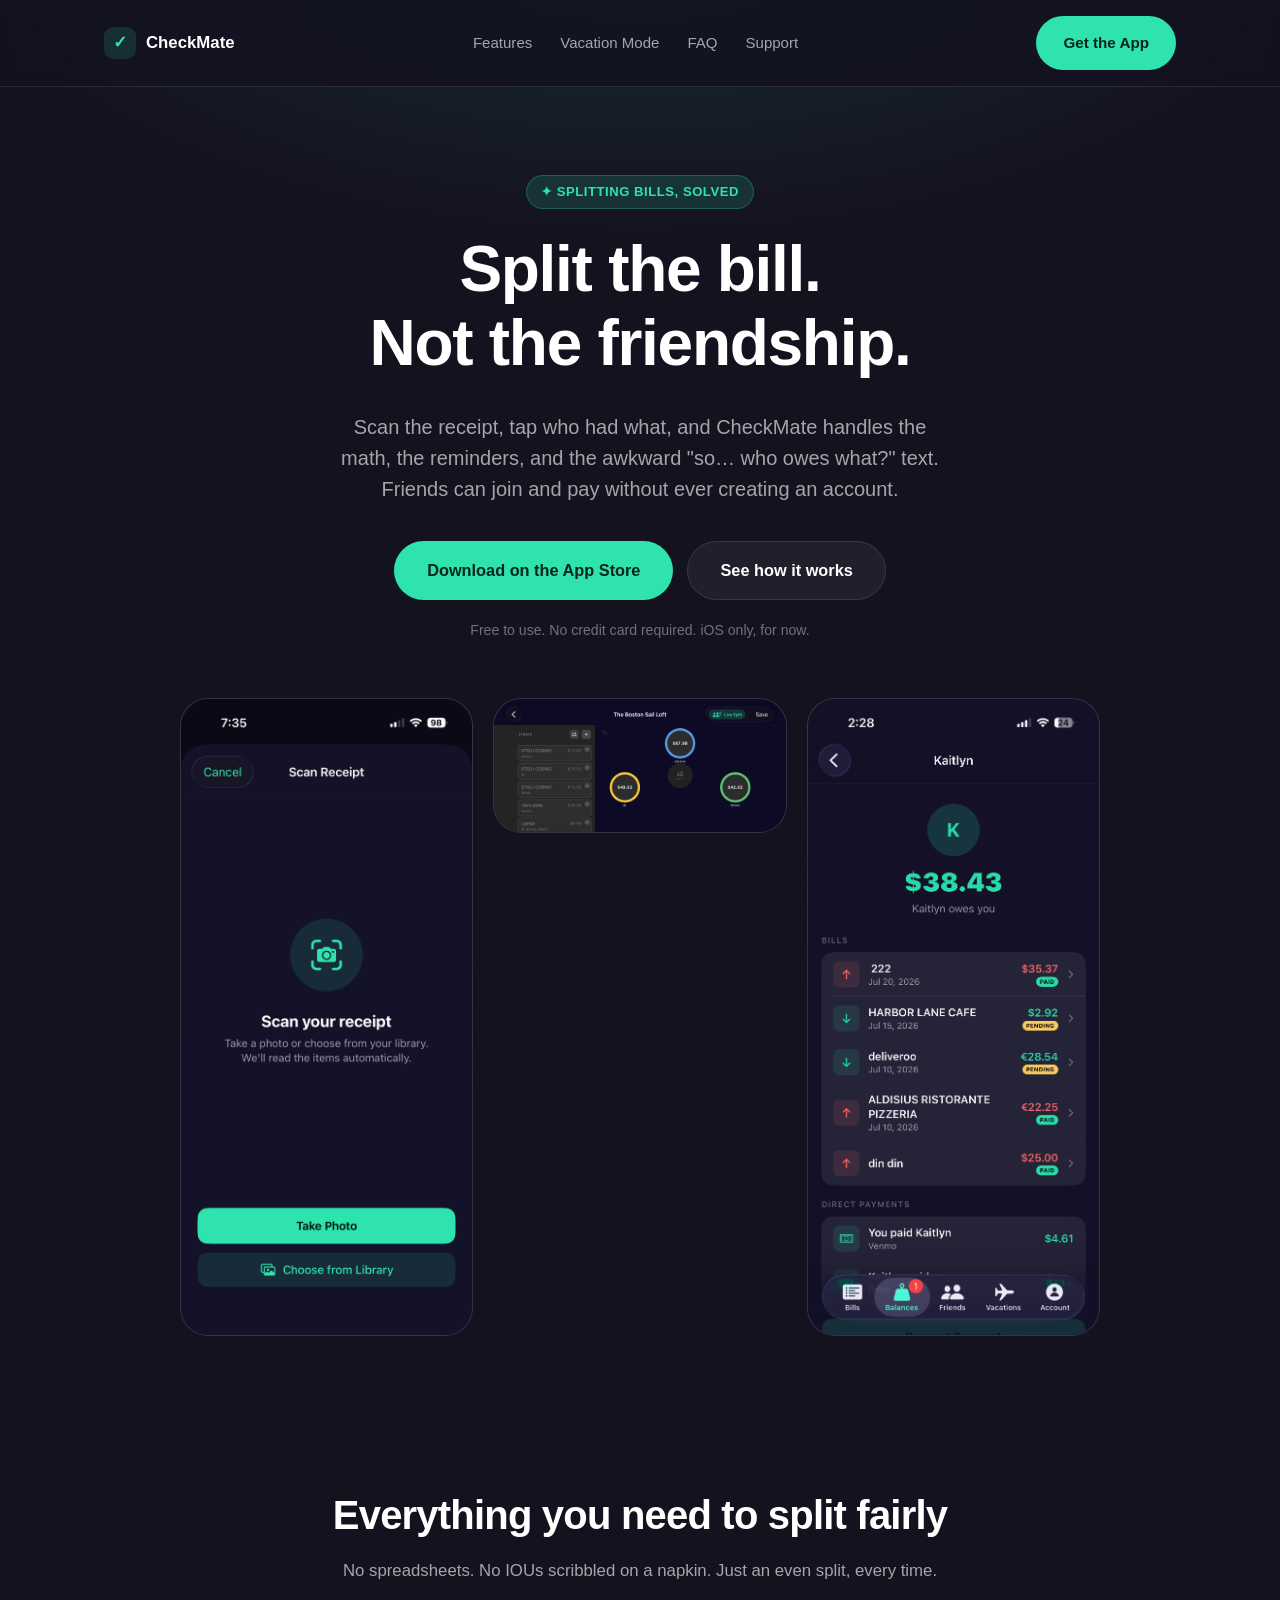
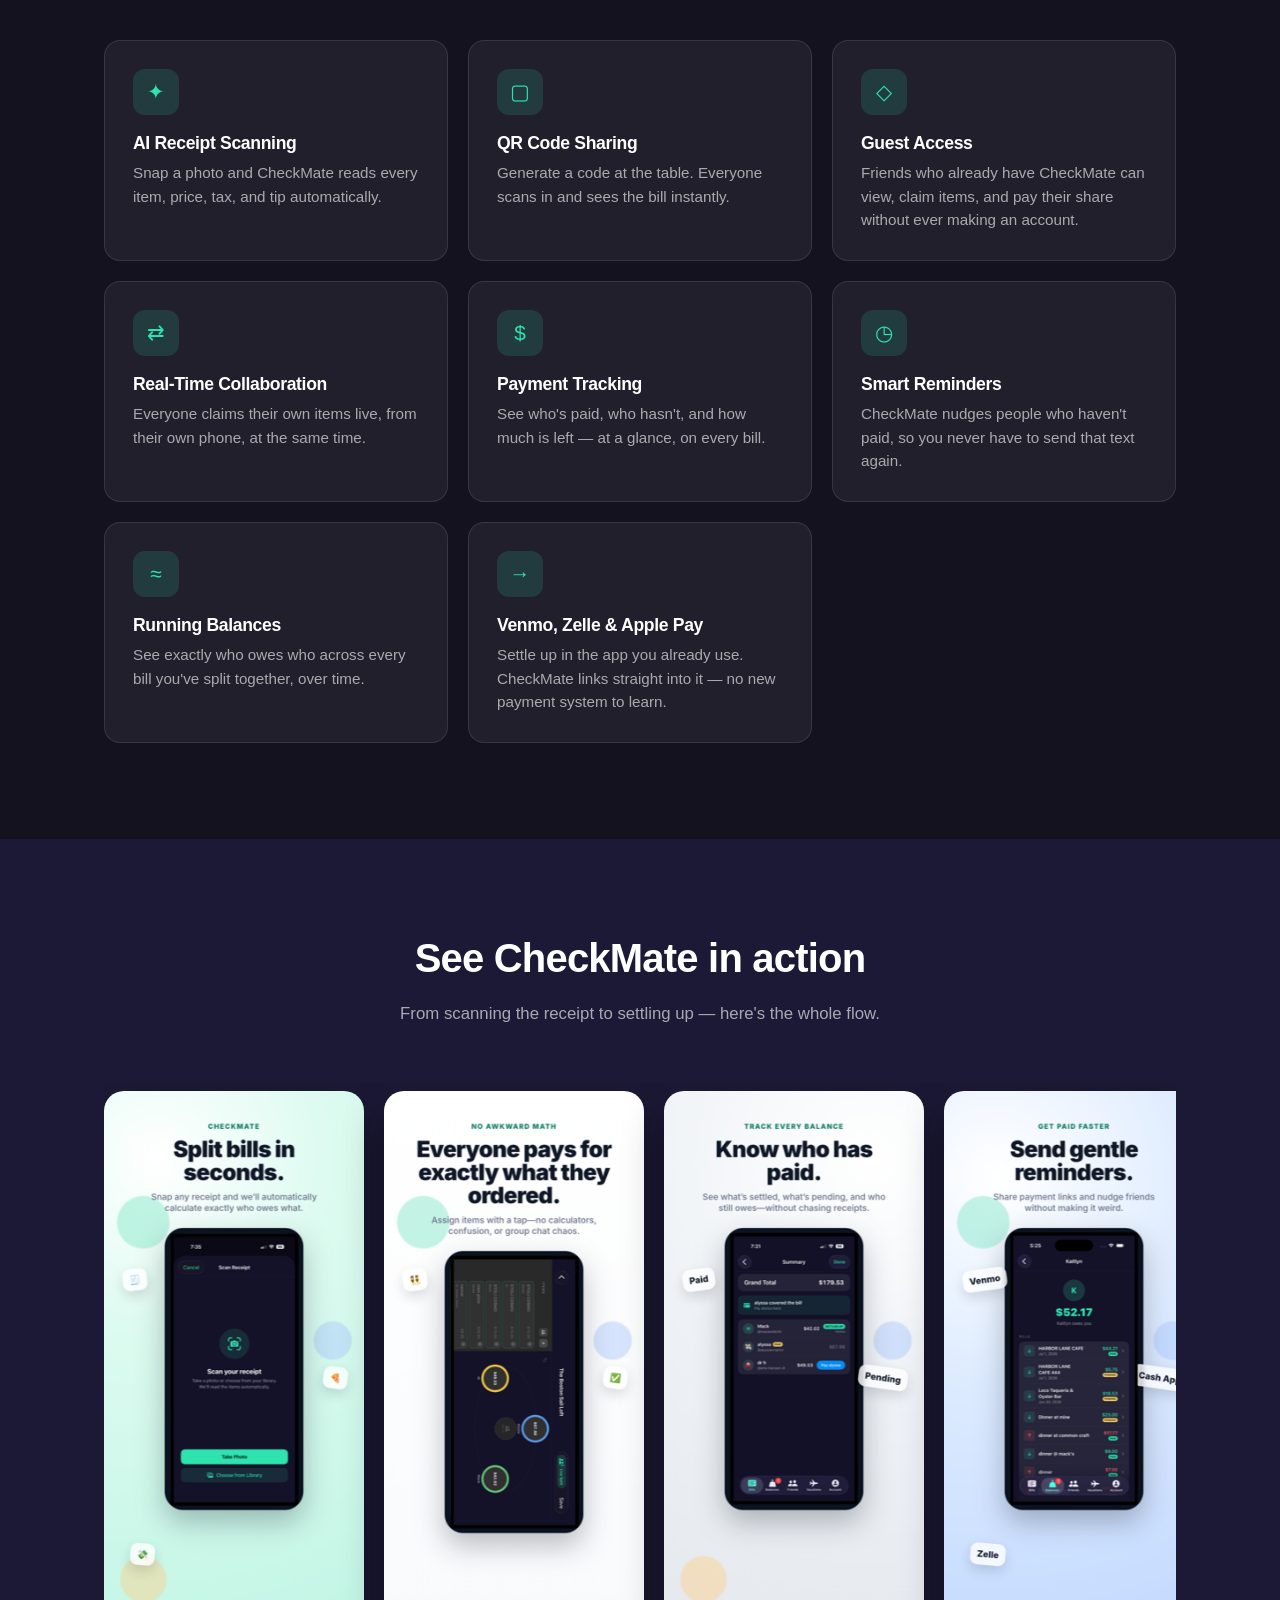
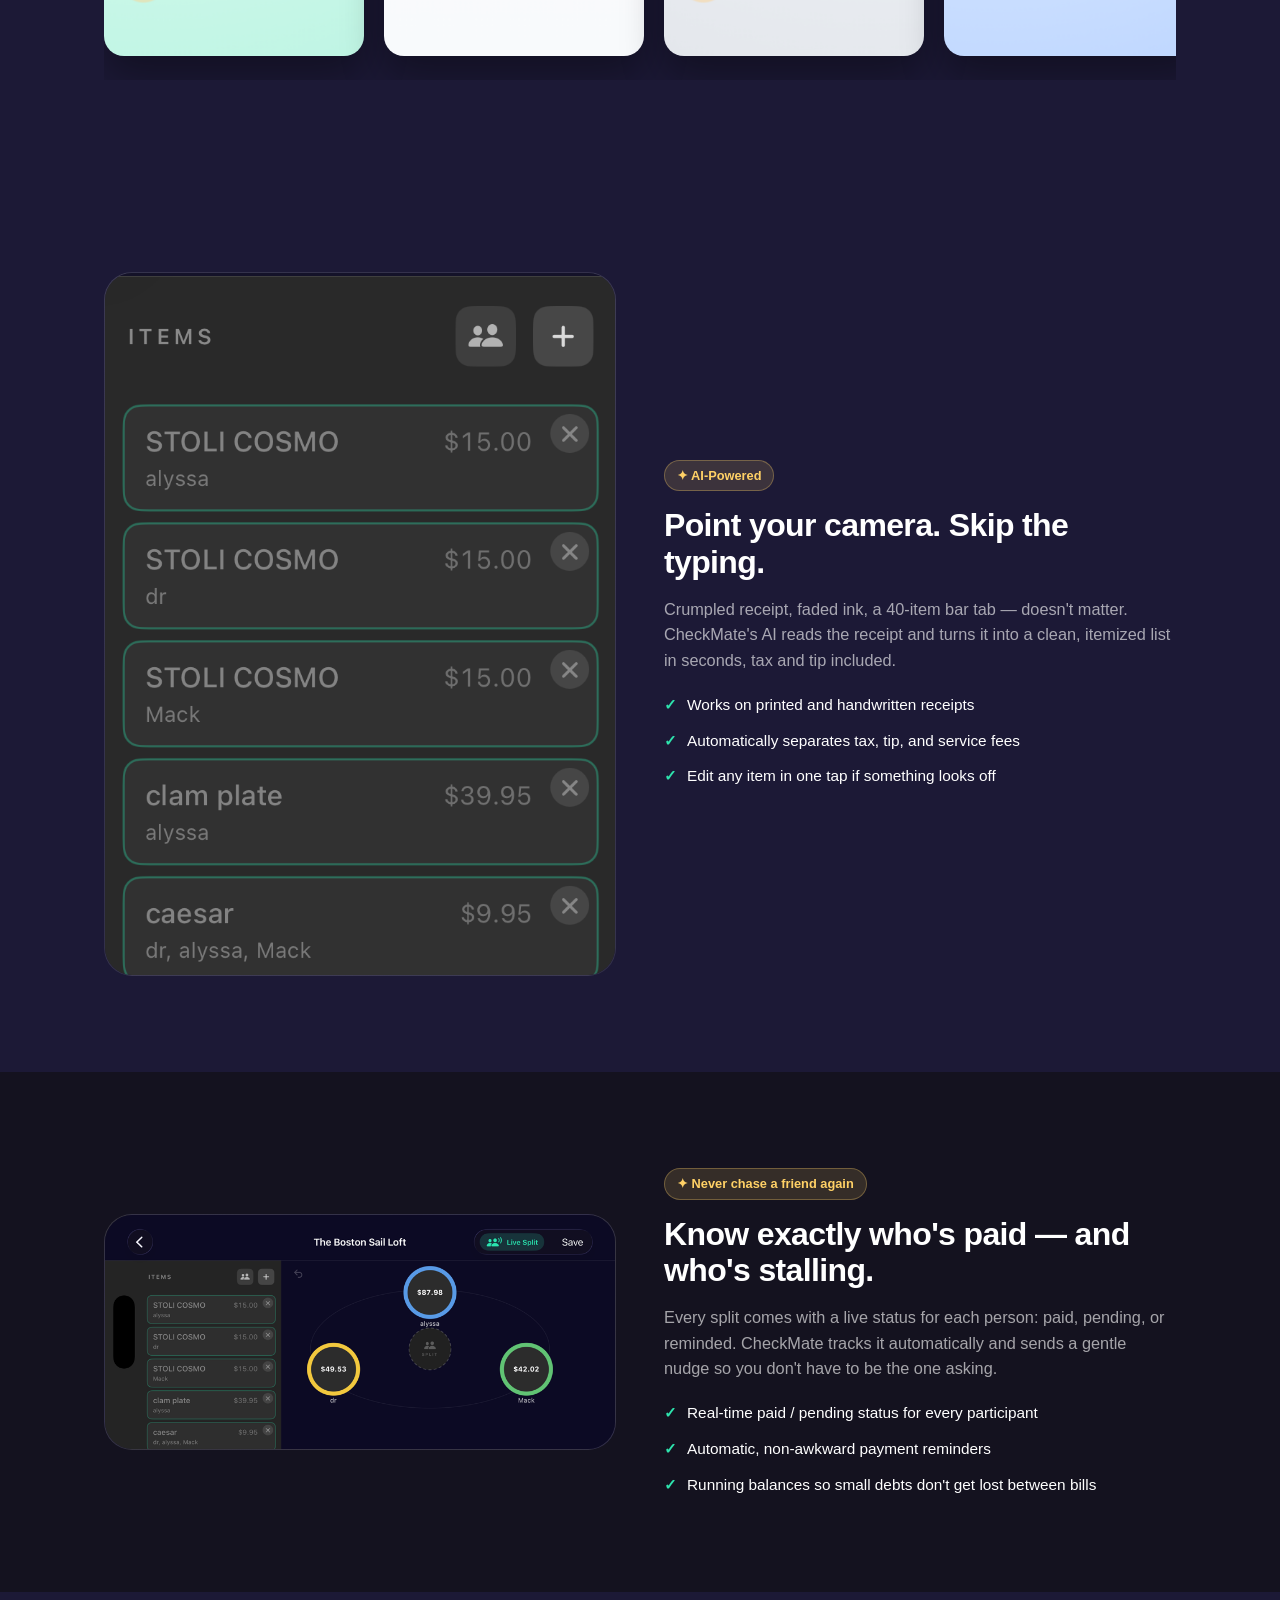
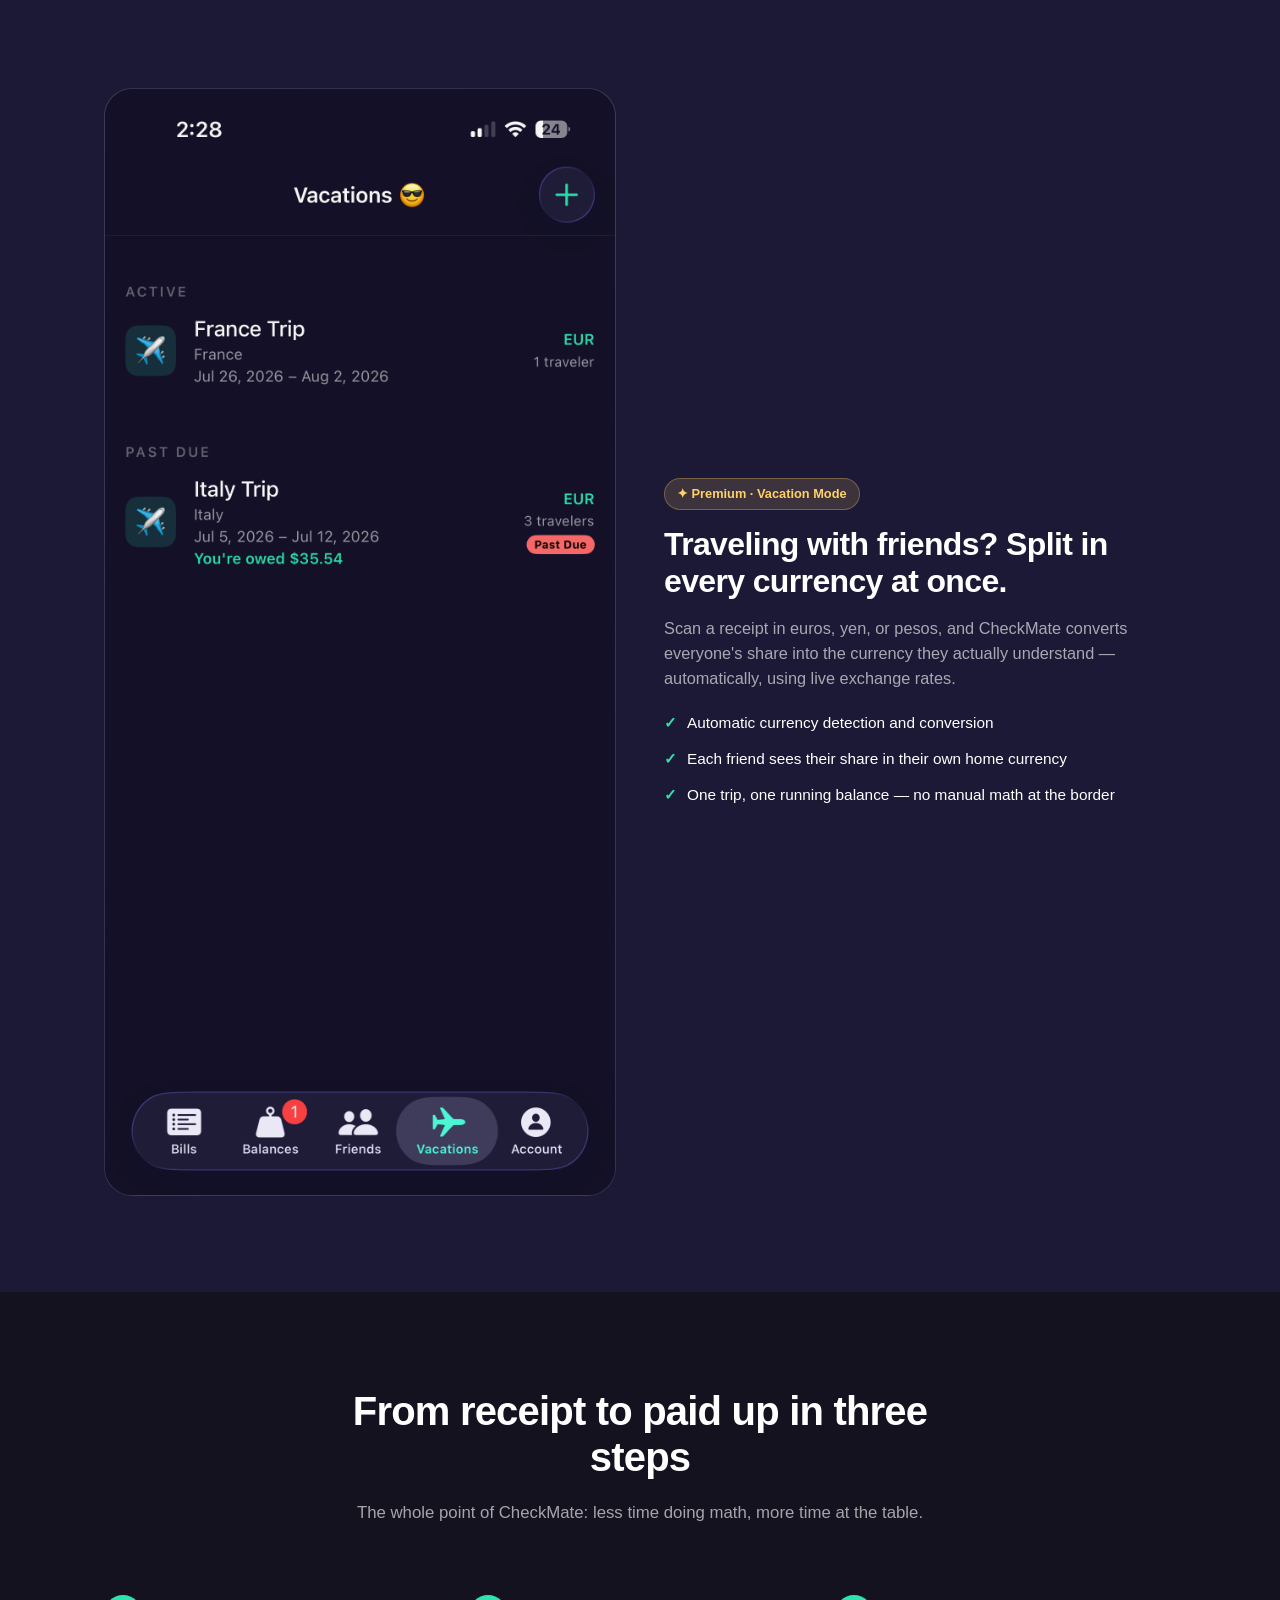
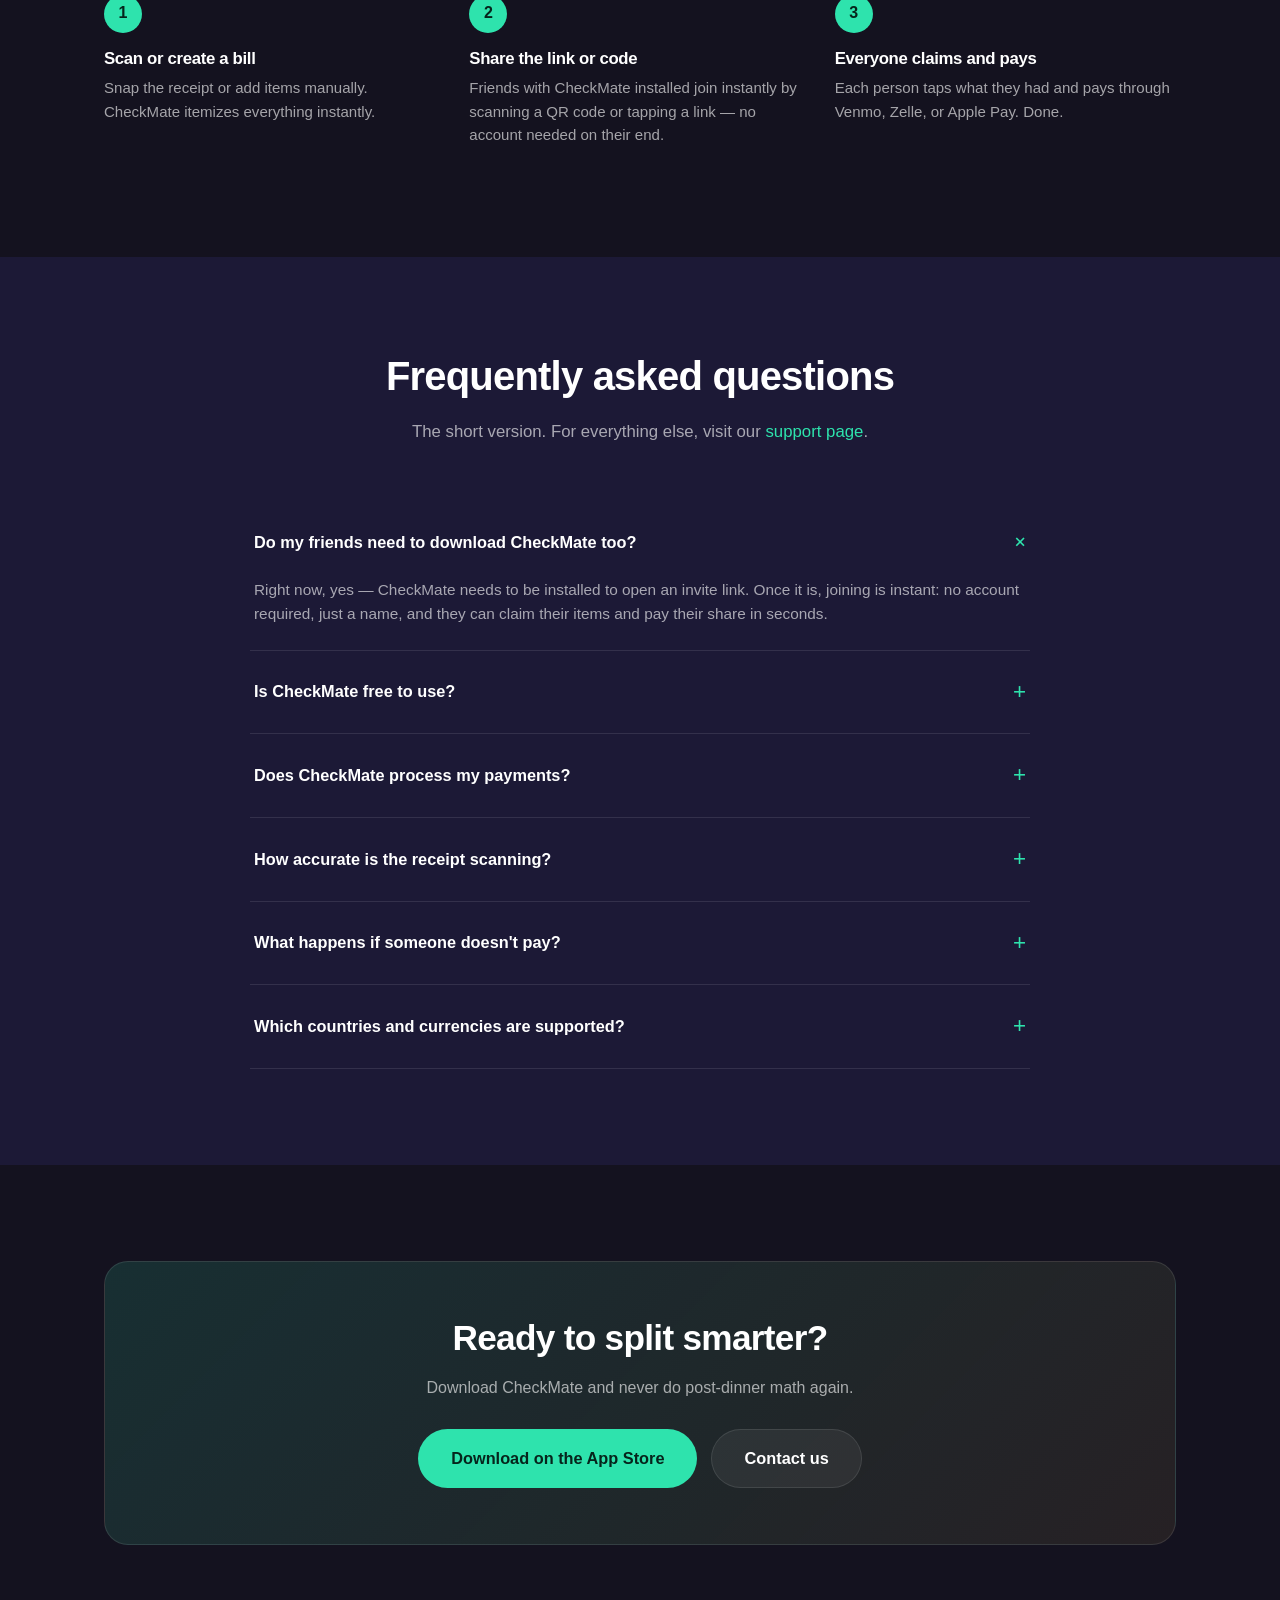
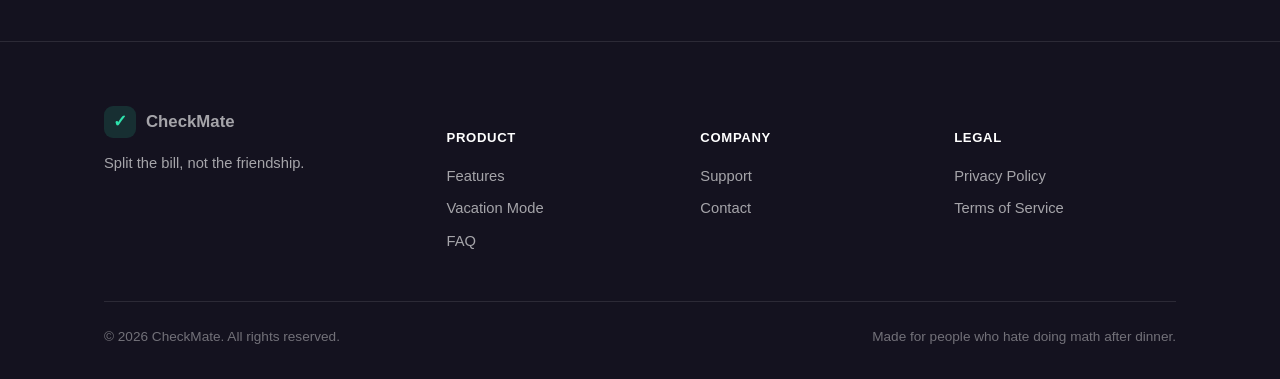
<file: index.html>
<!doctype html>
<html lang="en">
<head>
  <meta charset="UTF-8" />
  <meta name="viewport" content="width=device-width, initial-scale=1" />
  <title>CheckMate — Split the Bill, Not the Friendship</title>
  <meta name="description" content="CheckMate splits restaurant bills in seconds with AI receipt scanning, real-time collaborative splitting, and payment tracking. No account required for your friends to join." />
  <link rel="canonical" href="https://checkmatesplit.app/" />

  <!-- Open Graph -->
  <meta property="og:type" content="website" />
  <meta property="og:site_name" content="CheckMate" />
  <meta property="og:title" content="CheckMate — Split the Bill, Not the Friendship" />
  <meta property="og:description" content="Scan the receipt, tap who had what, and CheckMate handles the math, the reminders, and the awkward part." />
  <meta property="og:url" content="https://checkmatesplit.app/" />
  <meta property="og:image" content="https://checkmatesplit.app/assets/og-image.png" />
  <meta name="twitter:card" content="summary_large_image" />
  <meta name="twitter:title" content="CheckMate — Split the Bill, Not the Friendship" />
  <meta name="twitter:description" content="AI receipt scanning, real-time bill splitting, and payment tracking — no account required for guests." />
  <meta name="twitter:image" content="https://checkmatesplit.app/assets/og-image.png" />

  <link rel="icon" type="image/svg+xml" href="/assets/favicon.svg" />
  <link rel="stylesheet" href="/assets/style.css" />
</head>
<body>

  <nav class="nav">
    <div class="nav-inner">
      <a href="/" class="brand">
        <span class="brand-mark">✓</span>
        CheckMate
      </a>
      <div class="nav-links">
        <a href="#features">Features</a>
        <a href="#vacation-mode">Vacation Mode</a>
        <a href="#faq">FAQ</a>
        <a href="/support.html">Support</a>
      </div>
      <a href="#download" class="btn btn-primary nav-cta">Get the App</a>
    </div>
  </nav>

  <!-- ===================== HERO ===================== -->
  <header class="hero glow">
    <div class="container">
      <span class="eyebrow">✦ Splitting bills, solved</span>
      <h1>Split the bill.<br />Not the friendship.</h1>
      <p class="lede">
        Scan the receipt, tap who had what, and CheckMate handles the math,
        the reminders, and the awkward "so… who owes what?" text. Friends
        can join and pay without ever creating an account.
      </p>
      <div class="btn-row" id="download">
        <a href="https://apps.apple.com/us/app/checkmate-split/id6784068539" class="btn btn-primary btn-lg">
          Download on the App Store
        </a>
        <a href="#how-it-works" class="btn btn-ghost btn-lg">See how it works</a>
      </div>
      <p class="microcopy">Free to use. No credit card required. iOS only, for now.</p>

      <div class="hero-frame">
        <div class="phone-row">
          <div class="phone-shot" style="aspect-ratio:620/1348;padding:0;overflow:hidden;">
            <img src="/assets/screenshots/hero-receipt-scan.png" alt="CheckMate Scan Receipt screen with Take Photo and Choose from Library options" style="width:100%;height:100%;object-fit:cover;" />
          </div>
          <div class="phone-shot" style="aspect-ratio:1400/644;align-self:start;padding:0;overflow:hidden;">
            <img src="/assets/screenshots/hero-live-split-full.png" alt="CheckMate Live Split screen showing itemized items and each person's split total in colored circles" style="width:100%;height:100%;object-fit:cover;" />
          </div>
          <div class="phone-shot" style="aspect-ratio:1206/2622;align-self:start;padding:0;overflow:hidden;">
            <img src="/assets/screenshots/balances.png" alt="CheckMate Balances tab showing a friend's running balance" style="width:100%;height:100%;object-fit:cover;" />
          </div>
        </div>
      </div>
    </div>
  </header>

  <!-- ===================== FEATURE GRID ===================== -->
  <section class="section" id="features">
    <div class="container">
      <div class="section-head">
        <h2>Everything you need to split fairly</h2>
        <p>No spreadsheets. No IOUs scribbled on a napkin. Just an even split, every time.</p>
      </div>

      <div class="grid">
        <div class="card">
          <div class="card-icon">✦</div>
          <h3>AI Receipt Scanning</h3>
          <p>Snap a photo and CheckMate reads every item, price, tax, and tip automatically.</p>
        </div>
        <div class="card">
          <div class="card-icon">▢</div>
          <h3>QR Code Sharing</h3>
          <p>Generate a code at the table. Everyone scans in and sees the bill instantly.</p>
        </div>
        <div class="card">
          <div class="card-icon">◇</div>
          <h3>Guest Access</h3>
          <p>Friends who already have CheckMate can view, claim items, and pay their share without ever making an account.</p>
        </div>
        <div class="card">
          <div class="card-icon">⇄</div>
          <h3>Real-Time Collaboration</h3>
          <p>Everyone claims their own items live, from their own phone, at the same time.</p>
        </div>
        <div class="card">
          <div class="card-icon">$</div>
          <h3>Payment Tracking</h3>
          <p>See who's paid, who hasn't, and how much is left — at a glance, on every bill.</p>
        </div>
        <div class="card">
          <div class="card-icon">◷</div>
          <h3>Smart Reminders</h3>
          <p>CheckMate nudges people who haven't paid, so you never have to send that text again.</p>
        </div>
        <div class="card">
          <div class="card-icon">≈</div>
          <h3>Running Balances</h3>
          <p>See exactly who owes who across every bill you've split together, over time.</p>
        </div>
        <div class="card">
          <div class="card-icon">→</div>
          <h3>Venmo, Zelle & Apple Pay</h3>
          <p>Settle up in the app you already use. CheckMate links straight into it — no new payment system to learn.</p>
        </div>
      </div>
    </div>
  </section>

  <!-- ===================== SCREENSHOT SHOWCASE ===================== -->
  <section class="section section-alt">
    <div class="container">
      <div class="section-head">
        <h2>See CheckMate in action</h2>
        <p>From scanning the receipt to settling up — here's the whole flow.</p>
      </div>
      <div class="showcase-scroll">
        <img src="/assets/screenshots/showcase-scan-receipt.png" alt="CheckMate scan receipt screen with Take Photo and Choose from Library options" />
        <img src="/assets/screenshots/showcase-split-items.png" alt="CheckMate item assignment screen showing each person's split total" />
        <img src="/assets/screenshots/showcase-summary.png" alt="CheckMate bill summary screen showing paid, pending, and settled status for each person" />
        <img src="/assets/screenshots/showcase-reminders.png" alt="CheckMate balance detail screen with Venmo, Cash App, and Zelle payment options" />
        <img src="/assets/screenshots/showcase-vacation-mode.png" alt="CheckMate Vacation Mode screen converting a trip's expenses into home currency" />
        <img src="/assets/screenshots/showcase-bills-list.png" alt="CheckMate bills list showing open and resolved bills" />
      </div>
    </div>
  </section>

  <!-- ===================== SPOTLIGHT: AI RECEIPT SCANNING ===================== -->
  <section class="section section-alt">
    <div class="container">
      <div class="spotlight">
        <div class="phone-shot" style="aspect-ratio:710/976;padding:0;overflow:hidden;">
          <img src="/assets/screenshots/spotlight-itemized-list.png" alt="CheckMate itemized receipt list with each item assigned to a person" style="width:100%;height:100%;object-fit:cover;" />
        </div>
        <div class="spotlight-copy">
          <span class="badge">✦ AI-Powered</span>
          <h3>Point your camera. Skip the typing.</h3>
          <p>
            Crumpled receipt, faded ink, a 40-item bar tab — doesn't matter.
            CheckMate's AI reads the receipt and turns it into a clean,
            itemized list in seconds, tax and tip included.
          </p>
          <ul class="check-list">
            <li>Works on printed and handwritten receipts</li>
            <li>Automatically separates tax, tip, and service fees</li>
            <li>Edit any item in one tap if something looks off</li>
          </ul>
        </div>
      </div>
    </div>
  </section>

  <!-- ===================== SPOTLIGHT: PAYMENT TRACKING ===================== -->
  <section class="section">
    <div class="container">
      <div class="spotlight reverse">
        <div class="spotlight-copy">
          <span class="badge">✦ Never chase a friend again</span>
          <h3>Know exactly who's paid — and who's stalling.</h3>
          <p>
            Every split comes with a live status for each person: paid,
            pending, or reminded. CheckMate tracks it automatically and
            sends a gentle nudge so you don't have to be the one asking.
          </p>
          <ul class="check-list">
            <li>Real-time paid / pending status for every participant</li>
            <li>Automatic, non-awkward payment reminders</li>
            <li>Running balances so small debts don't get lost between bills</li>
          </ul>
        </div>
        <div class="phone-shot" style="aspect-ratio:900/414;padding:0;overflow:hidden;">
          <img src="/assets/screenshots/live-split.png" alt="CheckMate Live Split screen showing each person's running total in real time" style="width:100%;height:100%;object-fit:cover;" />
        </div>
      </div>
    </div>
  </section>

  <!-- ===================== SPOTLIGHT: VACATION MODE ===================== -->
  <section class="section section-alt" id="vacation-mode">
    <div class="container">
      <div class="spotlight">
        <div class="phone-shot" style="aspect-ratio:390/844;padding:0;overflow:hidden;">
          <img src="/assets/screenshots/spotlight-vacation-list.png" alt="CheckMate Vacations tab showing active and past-due trips with currency and balance owed" style="width:100%;height:100%;object-fit:cover;" />
        </div>
        <div class="spotlight-copy">
          <span class="badge" style="color:var(--gold);background:var(--gold-dim);border-color:rgba(255,209,102,.3);">✦ Premium · Vacation Mode</span>
          <h3>Traveling with friends? Split in every currency at once.</h3>
          <p>
            Scan a receipt in euros, yen, or pesos, and CheckMate converts
            everyone's share into the currency they actually understand —
            automatically, using live exchange rates.
          </p>
          <ul class="check-list">
            <li>Automatic currency detection and conversion</li>
            <li>Each friend sees their share in their own home currency</li>
            <li>One trip, one running balance — no manual math at the border</li>
          </ul>
        </div>
      </div>
    </div>
  </section>

  <!-- ===================== HOW IT WORKS ===================== -->
  <section class="section" id="how-it-works">
    <div class="container">
      <div class="section-head">
        <h2>From receipt to paid up in three steps</h2>
        <p>The whole point of CheckMate: less time doing math, more time at the table.</p>
      </div>
      <div class="steps">
        <div class="step">
          <h4>Scan or create a bill</h4>
          <p>Snap the receipt or add items manually. CheckMate itemizes everything instantly.</p>
        </div>
        <div class="step">
          <h4>Share the link or code</h4>
          <p>Friends with CheckMate installed join instantly by scanning a QR code or tapping a link — no account needed on their end.</p>
        </div>
        <div class="step">
          <h4>Everyone claims and pays</h4>
          <p>Each person taps what they had and pays through Venmo, Zelle, or Apple Pay. Done.</p>
        </div>
      </div>
    </div>
  </section>

  <!-- ===================== FAQ ===================== -->
  <section class="section section-alt" id="faq">
    <div class="container">
      <div class="section-head">
        <h2>Frequently asked questions</h2>
        <p>The short version. For everything else, visit our <a href="/support.html" style="color:var(--mint);">support page</a>.</p>
      </div>
      <div class="faq">
        <details class="faq-item" open>
          <summary>Do my friends need to download CheckMate too?</summary>
          <div class="faq-body">Right now, yes — CheckMate needs to be installed to open an invite link. Once it is, joining is instant: no account required, just a name, and they can claim their items and pay their share in seconds.</div>
        </details>
        <details class="faq-item">
          <summary>Is CheckMate free to use?</summary>
          <div class="faq-body">Yes. Creating bills, splitting expenses, tracking balances, and sending reminders are all free with no limits. Premium unlocks convenience features like Vacation Mode and advanced spending insights — it never gates the core experience.</div>
        </details>
        <details class="faq-item">
          <summary>Does CheckMate process my payments?</summary>
          <div class="faq-body">No. CheckMate tracks who owes what and hands you off to the payment app you already use — Venmo, Zelle, or Apple Pay — to actually move the money. We never touch your funds or payment credentials.</div>
        </details>
        <details class="faq-item">
          <summary>How accurate is the receipt scanning?</summary>
          <div class="faq-body">Very, for most printed receipts — but no OCR is perfect on every faded gas-station printout. You can always edit any item, price, tax, or tip after scanning, before anything is split.</div>
        </details>
        <details class="faq-item">
          <summary>What happens if someone doesn't pay?</summary>
          <div class="faq-body">CheckMate keeps their share marked as pending and can send them an automatic reminder. It's still on you and your friends to actually settle up — CheckMate just makes it impossible to lose track of who owes what.</div>
        </details>
        <details class="faq-item">
          <summary>Which countries and currencies are supported?</summary>
          <div class="faq-body">CheckMate works anywhere Venmo, Zelle, or Apple Pay are used for the payment step, and Vacation Mode supports automatic conversion across major world currencies for splitting the bill itself.</div>
        </details>
      </div>
    </div>
  </section>

  <!-- ===================== CONTACT / CTA ===================== -->
  <section class="section">
    <div class="container">
      <div class="cta-banner">
        <h2>Ready to split smarter?</h2>
        <p>Download CheckMate and never do post-dinner math again.</p>
        <div class="btn-row" style="justify-content:center;">
          <a href="https://apps.apple.com/us/app/checkmate-split/id6784068539" class="btn btn-primary btn-lg">Download on the App Store</a>
          <a href="/contact.html" class="btn btn-ghost btn-lg">Contact us</a>
        </div>
      </div>
    </div>
  </section>

  <!-- ===================== FOOTER ===================== -->
  <footer class="site-footer">
    <div class="container">
      <div class="footer-grid">
        <div class="footer-col">
          <div class="brand" style="margin-bottom:14px;">
            <span class="brand-mark">✓</span>
            CheckMate
          </div>
          <p>Split the bill, not the friendship.</p>
        </div>
        <div class="footer-col">
          <h5>Product</h5>
          <ul>
            <li><a href="/#features">Features</a></li>
            <li><a href="/#vacation-mode">Vacation Mode</a></li>
            <li><a href="/#faq">FAQ</a></li>
          </ul>
        </div>
        <div class="footer-col">
          <h5>Company</h5>
          <ul>
            <li><a href="/support.html">Support</a></li>
            <li><a href="/contact.html">Contact</a></li>
          </ul>
        </div>
        <div class="footer-col">
          <h5>Legal</h5>
          <ul>
            <li><a href="/privacy.html">Privacy Policy</a></li>
            <li><a href="/terms.html">Terms of Service</a></li>
          </ul>
        </div>
      </div>
      <div class="footer-bottom">
        <span>© 2026 CheckMate. All rights reserved.</span>
        <span>Made for people who hate doing math after dinner.</span>
      </div>
    </div>
  </footer>

</body>
</html>
</file>
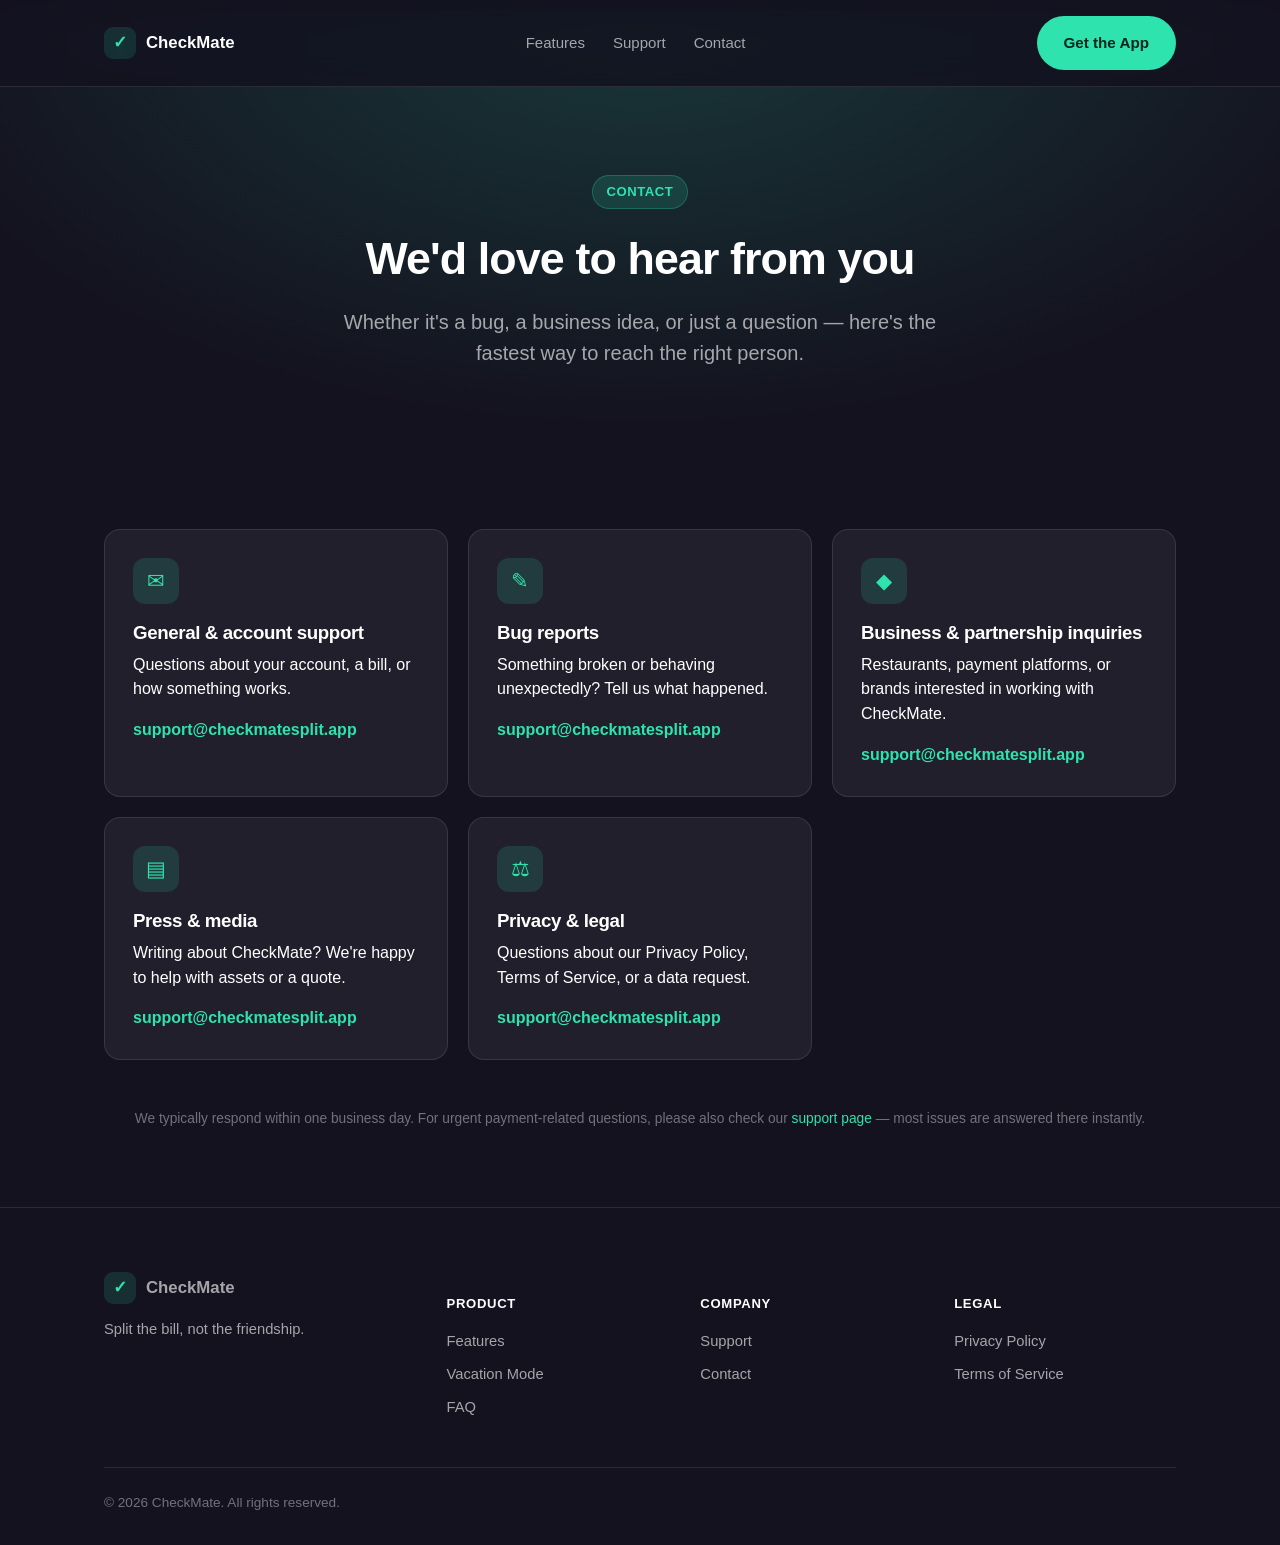
<file: contact.html>
<!doctype html>
<html lang="en">
<head>
  <meta charset="UTF-8" />
  <meta name="viewport" content="width=device-width, initial-scale=1" />
  <title>Contact — CheckMate</title>
  <meta name="description" content="Get in touch with the CheckMate team — support, bug reports, partnerships, and business inquiries." />
  <link rel="canonical" href="https://checkmatesplit.app/contact.html" />
  <meta property="og:type" content="website" />
  <meta property="og:site_name" content="CheckMate" />
  <meta property="og:title" content="Contact — CheckMate" />
  <meta property="og:description" content="Get in touch with the CheckMate team." />
  <meta property="og:url" content="https://checkmatesplit.app/contact.html" />
  <link rel="icon" type="image/svg+xml" href="/assets/favicon.svg" />
  <link rel="stylesheet" href="/assets/style.css" />
</head>
<body>

  <nav class="nav">
    <div class="nav-inner">
      <a href="/" class="brand">
        <span class="brand-mark">✓</span>
        CheckMate
      </a>
      <div class="nav-links">
        <a href="/#features">Features</a>
        <a href="/support.html">Support</a>
        <a href="/contact.html">Contact</a>
      </div>
      <a href="/#download" class="btn btn-primary nav-cta">Get the App</a>
    </div>
  </nav>

  <header class="hero section-tight glow">
    <div class="container">
      <span class="eyebrow">Contact</span>
      <h1 style="font-size:clamp(2rem,4vw,2.8rem);">We'd love to hear from you</h1>
      <p class="lede">Whether it's a bug, a business idea, or just a question — here's the fastest way to reach the right person.</p>
    </div>
  </header>

  <section class="section-tight">
    <div class="container">
      <div class="contact-grid">

        <div class="contact-card">
          <div class="card-icon">✉</div>
          <h3>General &amp; account support</h3>
          <p>Questions about your account, a bill, or how something works.</p>
          <a class="email" href="mailto:support@checkmatesplit.app">support@checkmatesplit.app</a>
        </div>

        <div class="contact-card">
          <div class="card-icon">✎</div>
          <h3>Bug reports</h3>
          <p>Something broken or behaving unexpectedly? Tell us what happened.</p>
          <a class="email" href="mailto:support@checkmatesplit.app?subject=Bug%20Report">support@checkmatesplit.app</a>
        </div>

        <div class="contact-card">
          <div class="card-icon">◆</div>
          <h3>Business &amp; partnership inquiries</h3>
          <p>Restaurants, payment platforms, or brands interested in working with CheckMate.</p>
          <a class="email" href="mailto:support@checkmatesplit.app">support@checkmatesplit.app</a>
        </div>

        <div class="contact-card">
          <div class="card-icon">▤</div>
          <h3>Press &amp; media</h3>
          <p>Writing about CheckMate? We're happy to help with assets or a quote.</p>
          <a class="email" href="mailto:support@checkmatesplit.app">support@checkmatesplit.app</a>
        </div>

        <div class="contact-card">
          <div class="card-icon">⚖</div>
          <h3>Privacy &amp; legal</h3>
          <p>Questions about our Privacy Policy, Terms of Service, or a data request.</p>
          <a class="email" href="mailto:support@checkmatesplit.app">support@checkmatesplit.app</a>
        </div>

      </div>

      <p class="small text-center" style="margin-top:48px;">
        We typically respond within one business day. For urgent payment-related
        questions, please also check our <a href="/support.html" style="color:var(--mint);">support page</a>
        — most issues are answered there instantly.
      </p>
    </div>
  </section>

  <footer class="site-footer">
    <div class="container">
      <div class="footer-grid">
        <div class="footer-col">
          <div class="brand" style="margin-bottom:14px;">
            <span class="brand-mark">✓</span>
            CheckMate
          </div>
          <p>Split the bill, not the friendship.</p>
        </div>
        <div class="footer-col">
          <h5>Product</h5>
          <ul>
            <li><a href="/#features">Features</a></li>
            <li><a href="/#vacation-mode">Vacation Mode</a></li>
            <li><a href="/#faq">FAQ</a></li>
          </ul>
        </div>
        <div class="footer-col">
          <h5>Company</h5>
          <ul>
            <li><a href="/support.html">Support</a></li>
            <li><a href="/contact.html">Contact</a></li>
          </ul>
        </div>
        <div class="footer-col">
          <h5>Legal</h5>
          <ul>
            <li><a href="/privacy.html">Privacy Policy</a></li>
            <li><a href="/terms.html">Terms of Service</a></li>
          </ul>
        </div>
      </div>
      <div class="footer-bottom">
        <span>© 2026 CheckMate. All rights reserved.</span>
      </div>
    </div>
  </footer>

</body>
</html>
</file>
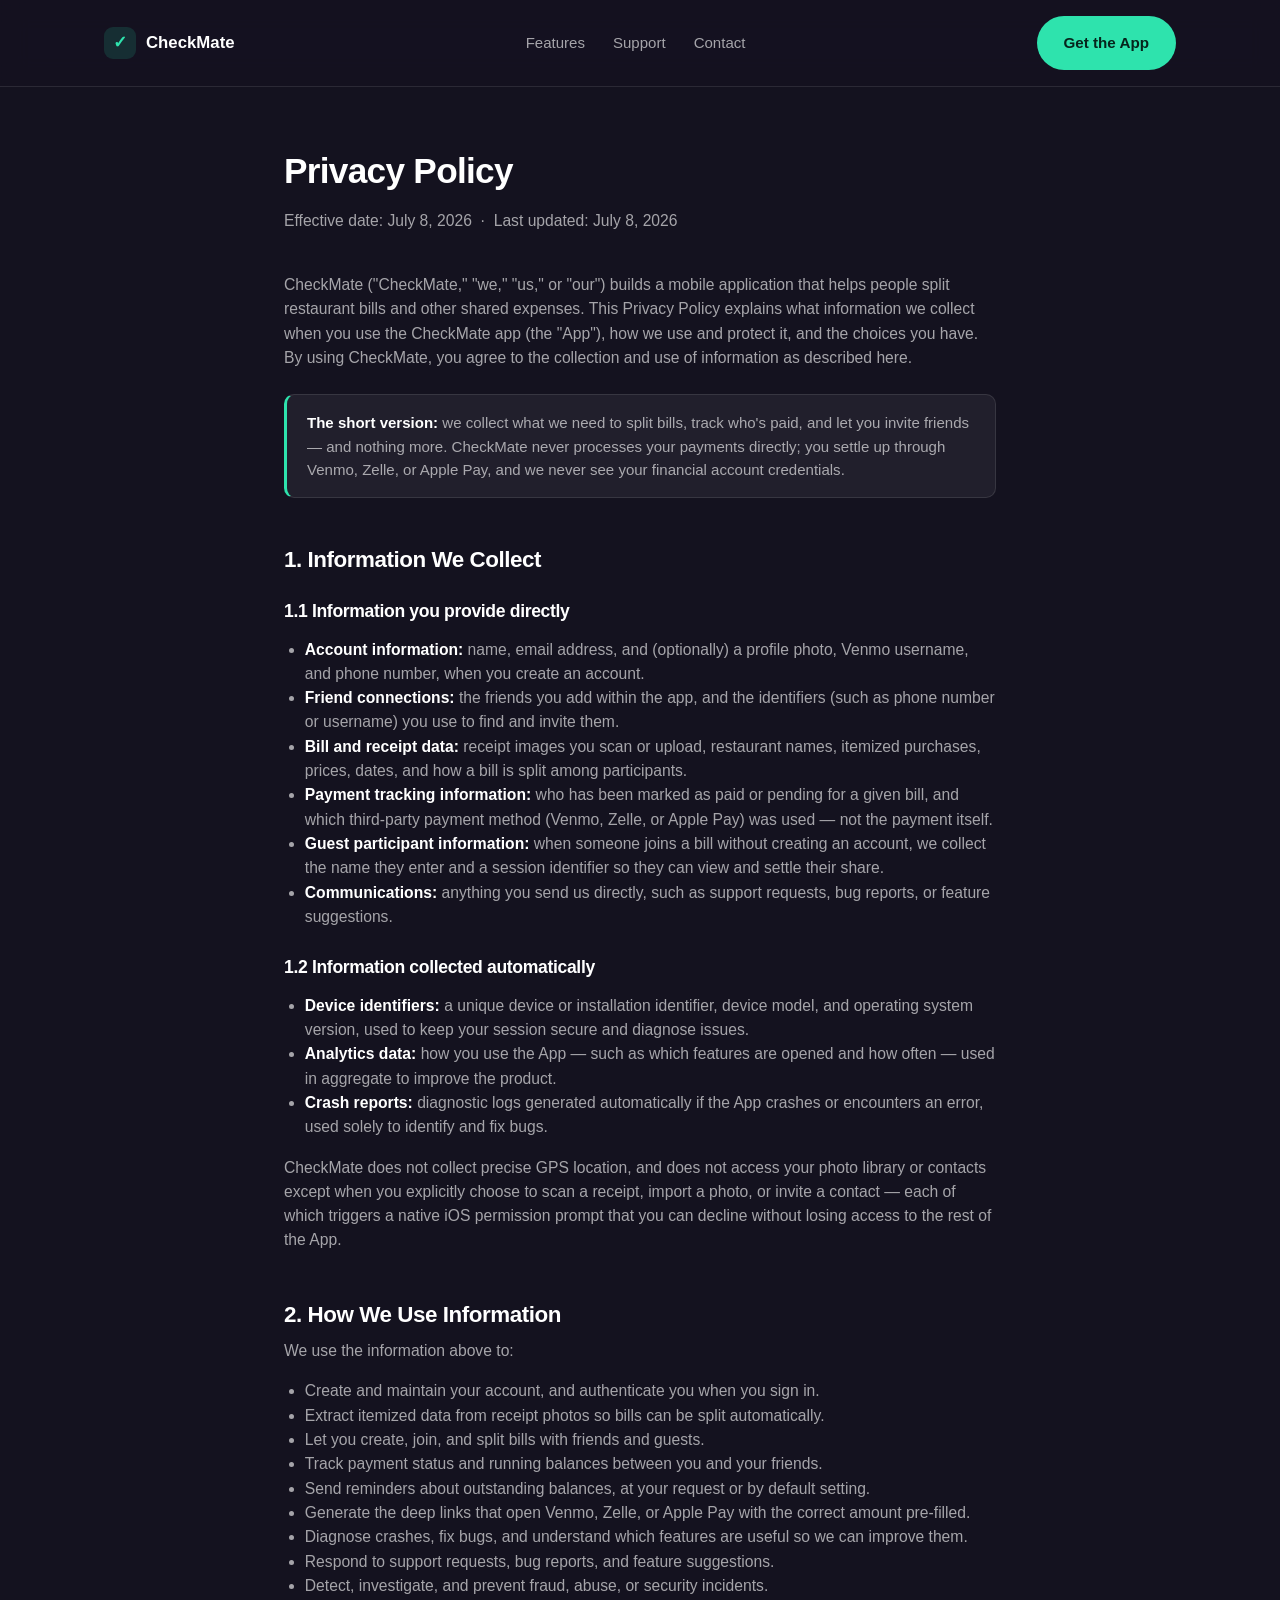
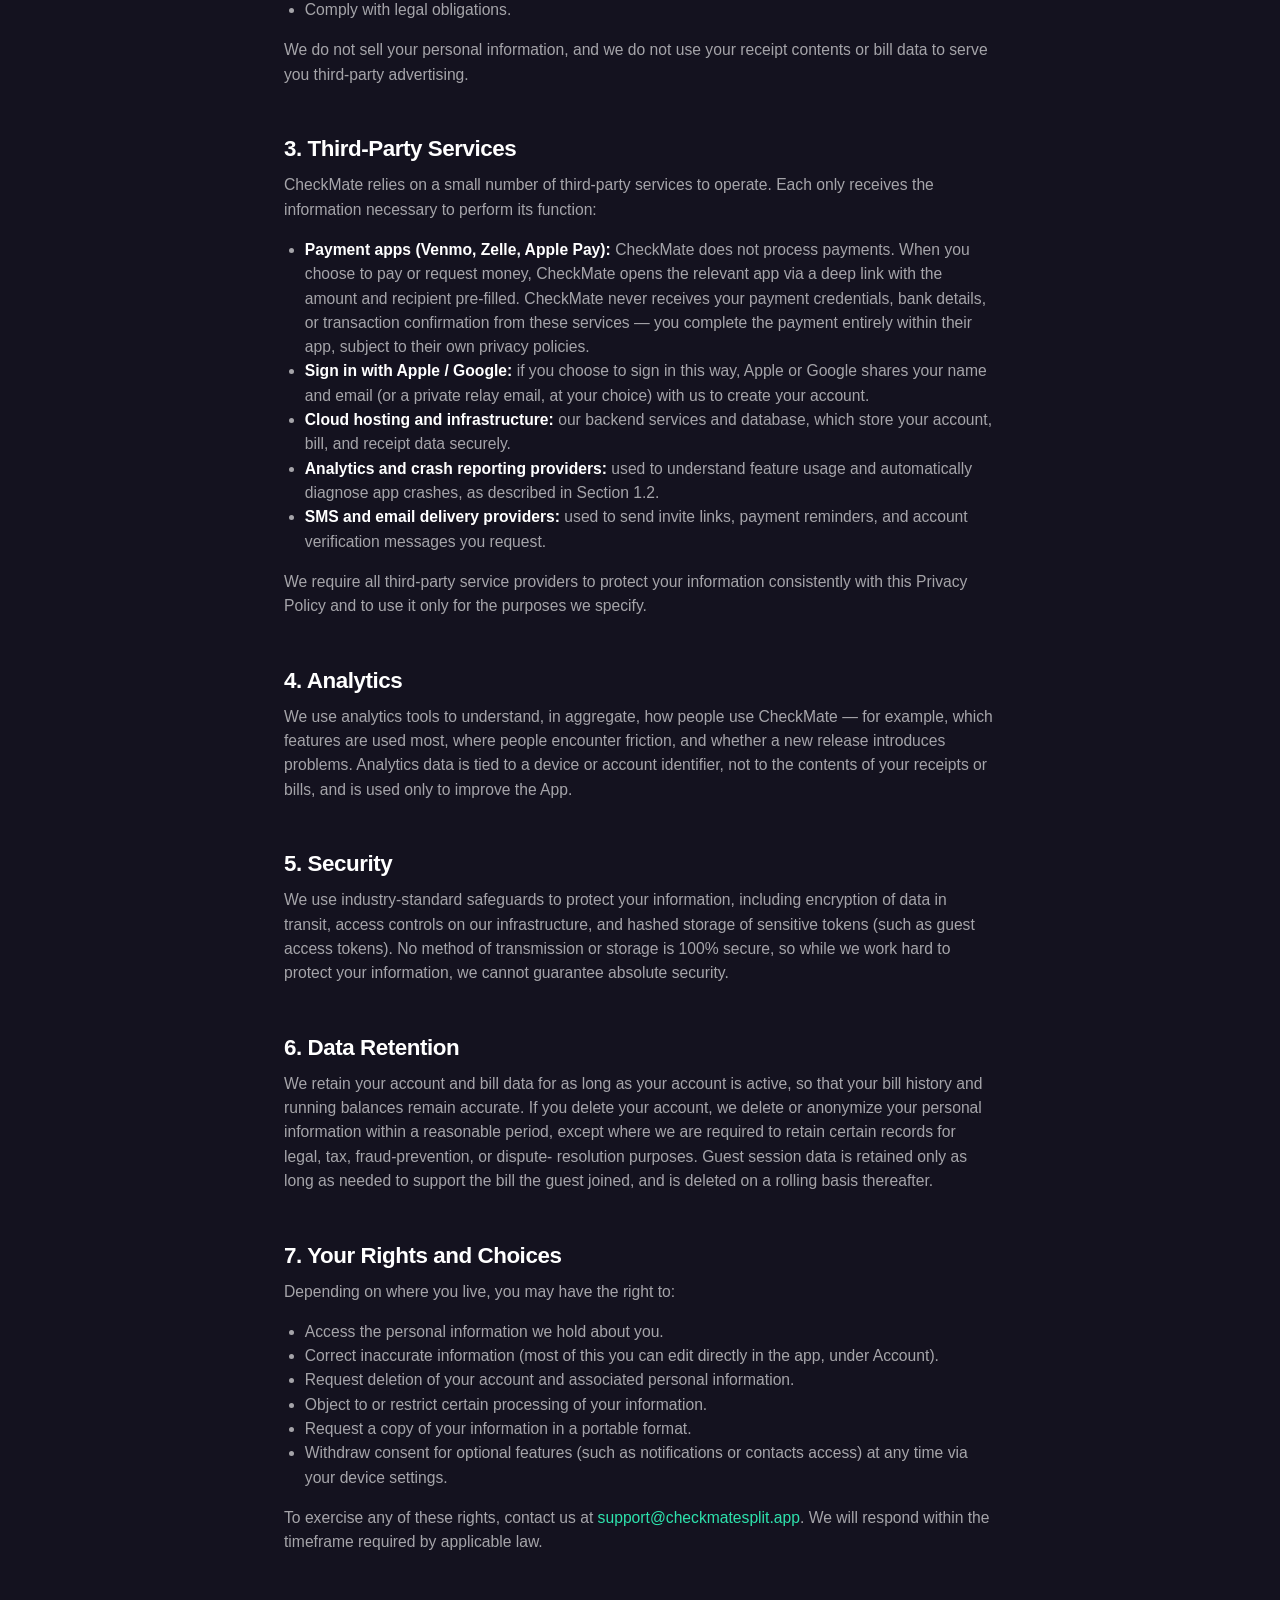
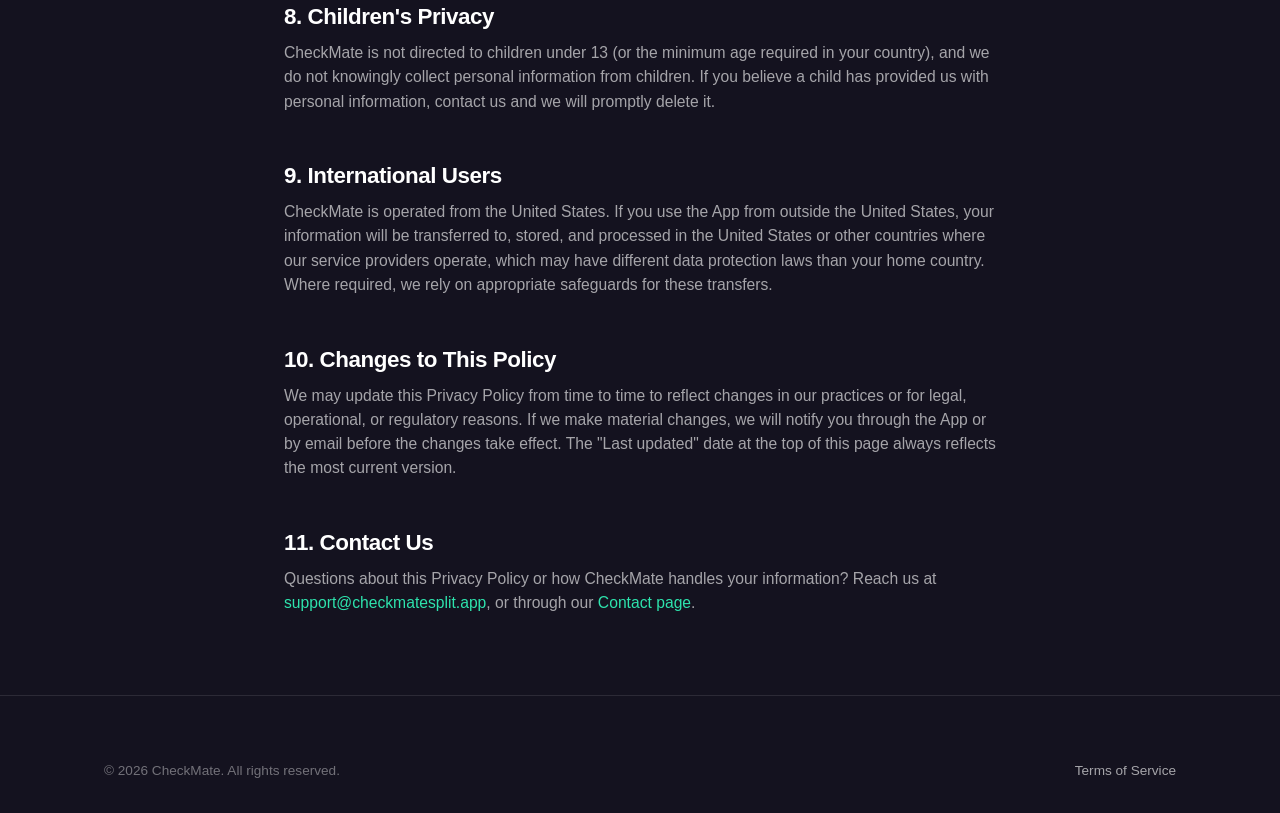
<file: privacy.html>
<!doctype html>
<html lang="en">
<head>
  <meta charset="UTF-8" />
  <meta name="viewport" content="width=device-width, initial-scale=1" />
  <title>Privacy Policy — CheckMate</title>
  <meta name="description" content="CheckMate's Privacy Policy: what information we collect, how we use it, the third-party services we rely on, and your rights and choices." />
  <link rel="canonical" href="https://checkmatesplit.app/privacy.html" />
  <meta property="og:type" content="website" />
  <meta property="og:site_name" content="CheckMate" />
  <meta property="og:title" content="Privacy Policy — CheckMate" />
  <meta property="og:description" content="What information CheckMate collects, how it's used, and your rights and choices." />
  <meta property="og:url" content="https://checkmatesplit.app/privacy.html" />
  <meta name="robots" content="index, follow" />
  <link rel="icon" type="image/svg+xml" href="/assets/favicon.svg" />
  <link rel="stylesheet" href="/assets/style.css" />
</head>
<body>

  <nav class="nav">
    <div class="nav-inner">
      <a href="/" class="brand">
        <span class="brand-mark">✓</span>
        CheckMate
      </a>
      <div class="nav-links">
        <a href="/#features">Features</a>
        <a href="/support.html">Support</a>
        <a href="/contact.html">Contact</a>
      </div>
      <a href="/#download" class="btn btn-primary nav-cta">Get the App</a>
    </div>
  </nav>

  <section class="section-tight">
    <div class="container legal">
      <h1 style="font-size:2.2rem;">Privacy Policy</h1>
      <p class="legal-meta">Effective date: July 8, 2026 &nbsp;·&nbsp; Last updated: July 8, 2026</p>

      <p>
        CheckMate ("CheckMate," "we," "us," or "our") builds a mobile application that helps
        people split restaurant bills and other shared expenses. This Privacy Policy explains
        what information we collect when you use the CheckMate app (the "App"), how we use and
        protect it, and the choices you have. By using CheckMate, you agree to the collection
        and use of information as described here.
      </p>

      <div class="callout">
        <strong>The short version:</strong> we collect what we need to split bills, track who's
        paid, and let you invite friends — and nothing more. CheckMate never processes your
        payments directly; you settle up through Venmo, Zelle, or Apple Pay, and we never see
        your financial account credentials.
      </div>

      <h2>1. Information We Collect</h2>

      <h3>1.1 Information you provide directly</h3>
      <ul>
        <li><strong>Account information:</strong> name, email address, and (optionally) a profile photo, Venmo username, and phone number, when you create an account.</li>
        <li><strong>Friend connections:</strong> the friends you add within the app, and the identifiers (such as phone number or username) you use to find and invite them.</li>
        <li><strong>Bill and receipt data:</strong> receipt images you scan or upload, restaurant names, itemized purchases, prices, dates, and how a bill is split among participants.</li>
        <li><strong>Payment tracking information:</strong> who has been marked as paid or pending for a given bill, and which third-party payment method (Venmo, Zelle, or Apple Pay) was used — not the payment itself.</li>
        <li><strong>Guest participant information:</strong> when someone joins a bill without creating an account, we collect the name they enter and a session identifier so they can view and settle their share.</li>
        <li><strong>Communications:</strong> anything you send us directly, such as support requests, bug reports, or feature suggestions.</li>
      </ul>

      <h3>1.2 Information collected automatically</h3>
      <ul>
        <li><strong>Device identifiers:</strong> a unique device or installation identifier, device model, and operating system version, used to keep your session secure and diagnose issues.</li>
        <li><strong>Analytics data:</strong> how you use the App — such as which features are opened and how often — used in aggregate to improve the product.</li>
        <li><strong>Crash reports:</strong> diagnostic logs generated automatically if the App crashes or encounters an error, used solely to identify and fix bugs.</li>
      </ul>

      <p>
        CheckMate does not collect precise GPS location, and does not access your photo
        library or contacts except when you explicitly choose to scan a receipt, import a
        photo, or invite a contact — each of which triggers a native iOS permission prompt
        that you can decline without losing access to the rest of the App.
      </p>

      <h2>2. How We Use Information</h2>
      <p>We use the information above to:</p>
      <ul>
        <li>Create and maintain your account, and authenticate you when you sign in.</li>
        <li>Extract itemized data from receipt photos so bills can be split automatically.</li>
        <li>Let you create, join, and split bills with friends and guests.</li>
        <li>Track payment status and running balances between you and your friends.</li>
        <li>Send reminders about outstanding balances, at your request or by default setting.</li>
        <li>Generate the deep links that open Venmo, Zelle, or Apple Pay with the correct amount pre-filled.</li>
        <li>Diagnose crashes, fix bugs, and understand which features are useful so we can improve them.</li>
        <li>Respond to support requests, bug reports, and feature suggestions.</li>
        <li>Detect, investigate, and prevent fraud, abuse, or security incidents.</li>
        <li>Comply with legal obligations.</li>
      </ul>
      <p>We do not sell your personal information, and we do not use your receipt contents or bill data to serve you third-party advertising.</p>

      <h2>3. Third-Party Services</h2>
      <p>CheckMate relies on a small number of third-party services to operate. Each only receives the information necessary to perform its function:</p>
      <ul>
        <li><strong>Payment apps (Venmo, Zelle, Apple Pay):</strong> CheckMate does not process payments. When you choose to pay or request money, CheckMate opens the relevant app via a deep link with the amount and recipient pre-filled. CheckMate never receives your payment credentials, bank details, or transaction confirmation from these services — you complete the payment entirely within their app, subject to their own privacy policies.</li>
        <li><strong>Sign in with Apple / Google:</strong> if you choose to sign in this way, Apple or Google shares your name and email (or a private relay email, at your choice) with us to create your account.</li>
        <li><strong>Cloud hosting and infrastructure:</strong> our backend services and database, which store your account, bill, and receipt data securely.</li>
        <li><strong>Analytics and crash reporting providers:</strong> used to understand feature usage and automatically diagnose app crashes, as described in Section 1.2.</li>
        <li><strong>SMS and email delivery providers:</strong> used to send invite links, payment reminders, and account verification messages you request.</li>
      </ul>
      <p>We require all third-party service providers to protect your information consistently with this Privacy Policy and to use it only for the purposes we specify.</p>

      <h2>4. Analytics</h2>
      <p>
        We use analytics tools to understand, in aggregate, how people use CheckMate — for
        example, which features are used most, where people encounter friction, and whether a
        new release introduces problems. Analytics data is tied to a device or account
        identifier, not to the contents of your receipts or bills, and is used only to improve
        the App.
      </p>

      <h2>5. Security</h2>
      <p>
        We use industry-standard safeguards to protect your information, including encryption
        of data in transit, access controls on our infrastructure, and hashed storage of
        sensitive tokens (such as guest access tokens). No method of transmission or storage is
        100% secure, so while we work hard to protect your information, we cannot guarantee
        absolute security.
      </p>

      <h2>6. Data Retention</h2>
      <p>
        We retain your account and bill data for as long as your account is active, so that
        your bill history and running balances remain accurate. If you delete your account, we
        delete or anonymize your personal information within a reasonable period, except where
        we are required to retain certain records for legal, tax, fraud-prevention, or dispute-
        resolution purposes. Guest session data is retained only as long as needed to support
        the bill the guest joined, and is deleted on a rolling basis thereafter.
      </p>

      <h2>7. Your Rights and Choices</h2>
      <p>Depending on where you live, you may have the right to:</p>
      <ul>
        <li>Access the personal information we hold about you.</li>
        <li>Correct inaccurate information (most of this you can edit directly in the app, under Account).</li>
        <li>Request deletion of your account and associated personal information.</li>
        <li>Object to or restrict certain processing of your information.</li>
        <li>Request a copy of your information in a portable format.</li>
        <li>Withdraw consent for optional features (such as notifications or contacts access) at any time via your device settings.</li>
      </ul>
      <p>
        To exercise any of these rights, contact us at
        <a href="mailto:support@checkmatesplit.app" style="color:var(--mint);">support@checkmatesplit.app</a>.
        We will respond within the timeframe required by applicable law.
      </p>

      <h2>8. Children's Privacy</h2>
      <p>
        CheckMate is not directed to children under 13 (or the minimum age required in your
        country), and we do not knowingly collect personal information from children. If you
        believe a child has provided us with personal information, contact us and we will
        promptly delete it.
      </p>

      <h2>9. International Users</h2>
      <p>
        CheckMate is operated from the United States. If you use the App from outside the
        United States, your information will be transferred to, stored, and processed in the
        United States or other countries where our service providers operate, which may have
        different data protection laws than your home country. Where required, we rely on
        appropriate safeguards for these transfers.
      </p>

      <h2>10. Changes to This Policy</h2>
      <p>
        We may update this Privacy Policy from time to time to reflect changes in our
        practices or for legal, operational, or regulatory reasons. If we make material
        changes, we will notify you through the App or by email before the changes take
        effect. The "Last updated" date at the top of this page always reflects the most
        current version.
      </p>

      <h2>11. Contact Us</h2>
      <p>
        Questions about this Privacy Policy or how CheckMate handles your information?
        Reach us at <a href="mailto:support@checkmatesplit.app" style="color:var(--mint);">support@checkmatesplit.app</a>,
        or through our <a href="/contact.html" style="color:var(--mint);">Contact page</a>.
      </p>

    </div>
  </section>

  <footer class="site-footer">
    <div class="container">
      <div class="footer-bottom" style="border-top:none;padding-top:0;">
        <span>© 2026 CheckMate. All rights reserved.</span>
        <span><a href="/terms.html" style="color:var(--t2);">Terms of Service</a></span>
      </div>
    </div>
  </footer>

</body>
</html>
</file>
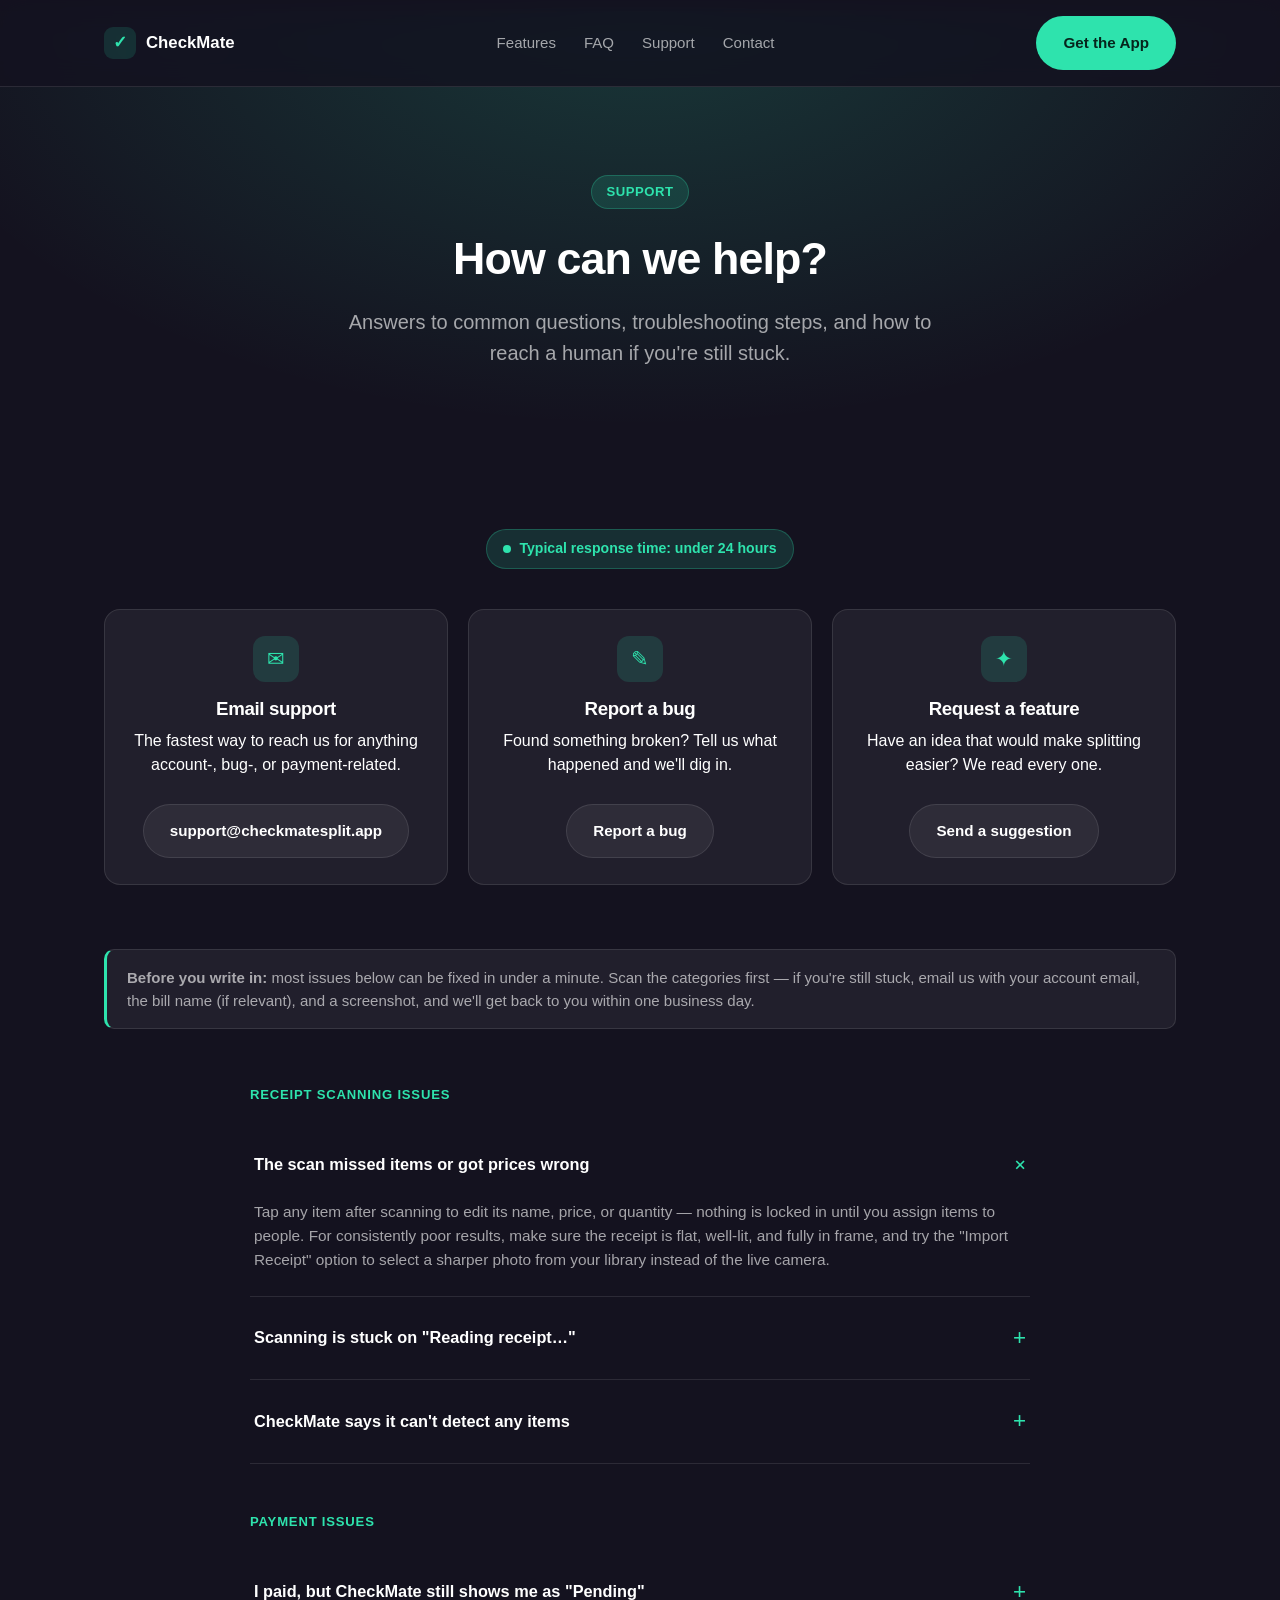
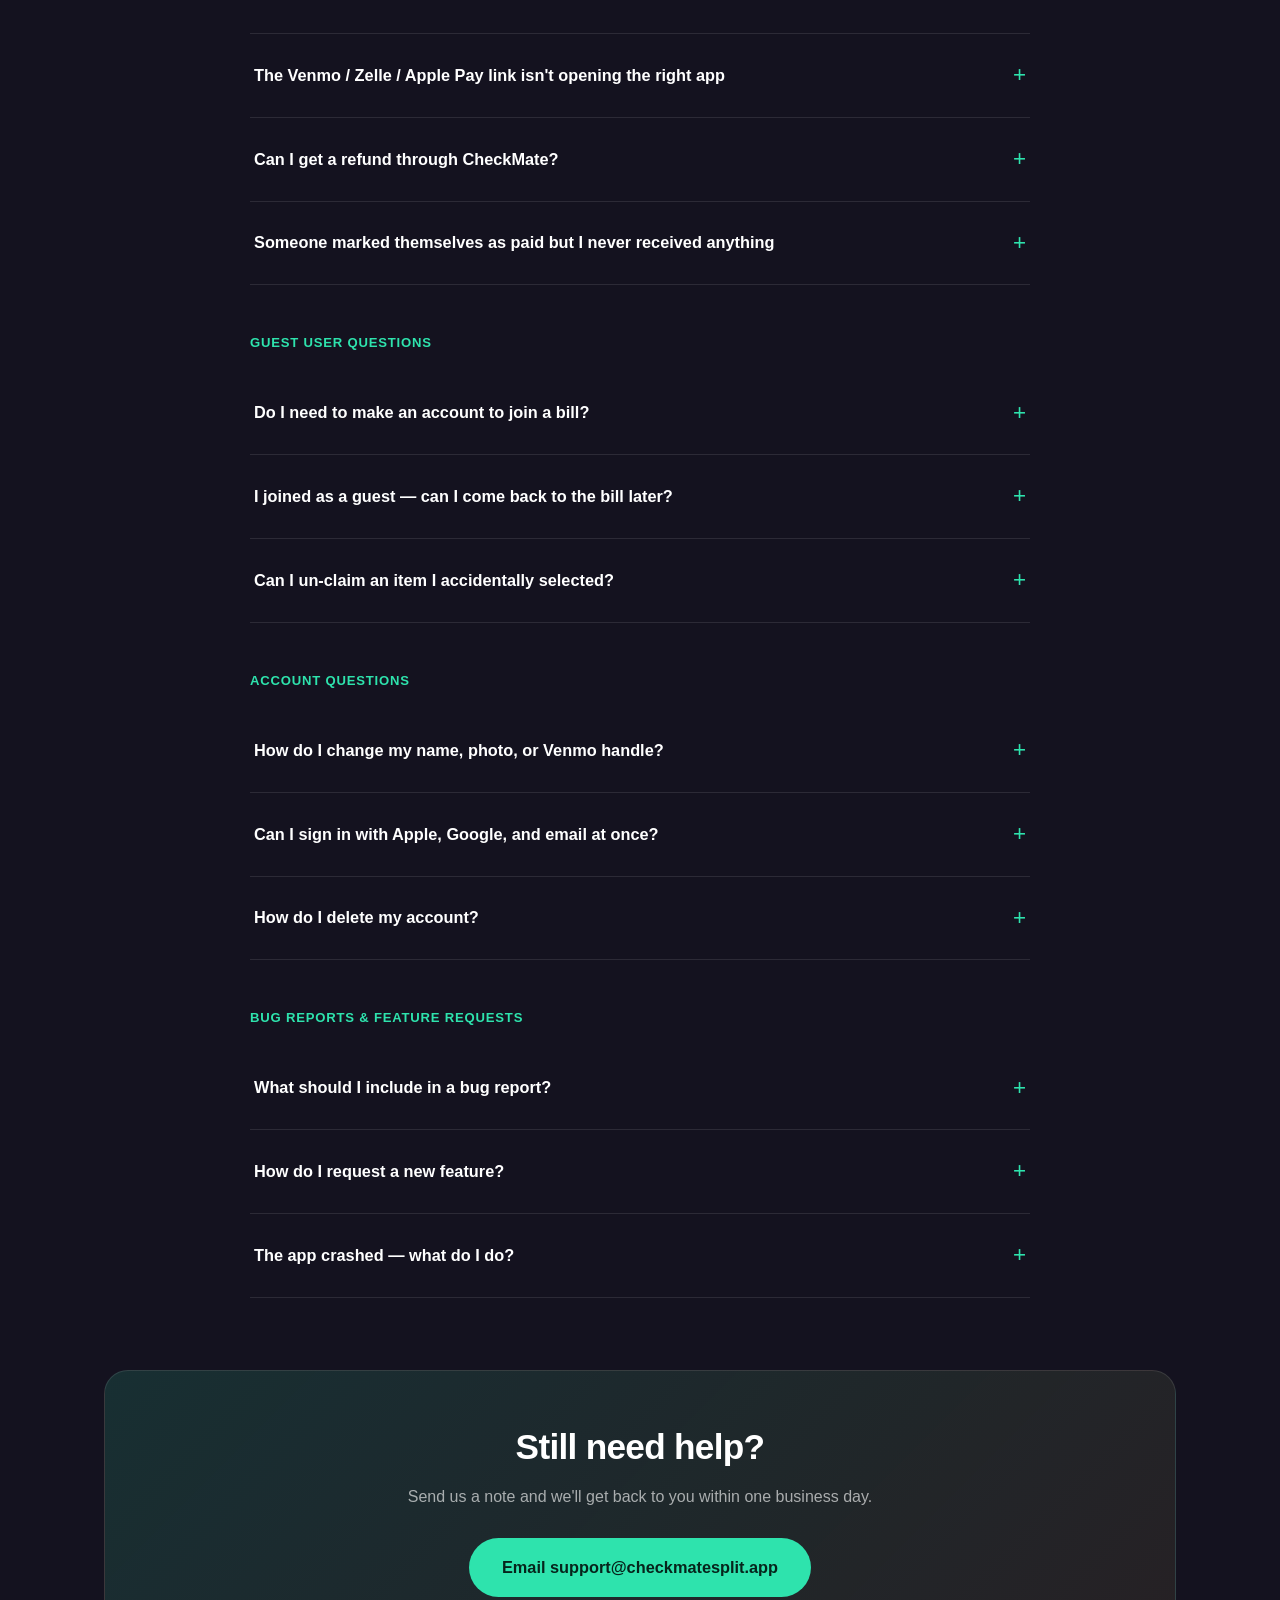
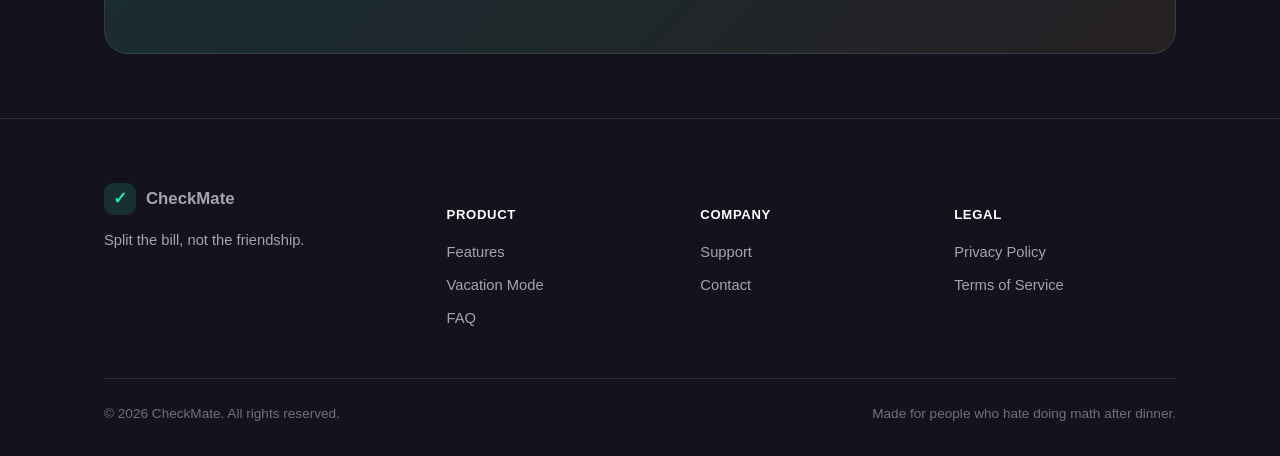
<file: support.html>
<!doctype html>
<html lang="en">
<head>
  <meta charset="UTF-8" />
  <meta name="viewport" content="width=device-width, initial-scale=1" />
  <title>Support — CheckMate</title>
  <meta name="description" content="Get help with CheckMate: contact support, troubleshoot receipt scanning and payment issues, guest access questions, and how to report bugs or request features." />
  <link rel="canonical" href="https://checkmatesplit.app/support.html" />

  <meta property="og:type" content="website" />
  <meta property="og:site_name" content="CheckMate" />
  <meta property="og:title" content="Support — CheckMate" />
  <meta property="og:description" content="Contact CheckMate support, browse troubleshooting guides, and find answers to common questions." />
  <meta property="og:url" content="https://checkmatesplit.app/support.html" />
  <meta property="og:image" content="https://checkmatesplit.app/assets/og-image.png" />
  <meta name="twitter:card" content="summary_large_image" />

  <link rel="icon" type="image/svg+xml" href="/assets/favicon.svg" />
  <link rel="stylesheet" href="/assets/style.css" />
</head>
<body>

  <nav class="nav">
    <div class="nav-inner">
      <a href="/" class="brand">
        <span class="brand-mark">✓</span>
        CheckMate
      </a>
      <div class="nav-links">
        <a href="/#features">Features</a>
        <a href="/#faq">FAQ</a>
        <a href="/support.html">Support</a>
        <a href="/contact.html">Contact</a>
      </div>
      <a href="/#download" class="btn btn-primary nav-cta">Get the App</a>
    </div>
  </nav>

  <header class="hero section-tight glow">
    <div class="container">
      <span class="eyebrow">Support</span>
      <h1 style="font-size:clamp(2rem,4vw,2.8rem);">How can we help?</h1>
      <p class="lede">Answers to common questions, troubleshooting steps, and how to reach a human if you're still stuck.</p>
    </div>
  </header>

  <section class="section-tight">
    <div class="container">

      <div class="text-center">
        <span class="status-pill"><span class="dot"></span> Typical response time: under 24 hours</span>
      </div>

      <div class="support-grid">
        <div class="support-card">
          <div class="card-icon" style="margin:0 auto 16px;">✉</div>
          <h3>Email support</h3>
          <p>The fastest way to reach us for anything account-, bug-, or payment-related.</p>
          <a class="btn btn-ghost" href="mailto:support@checkmatesplit.app" style="margin-top:10px;">support@checkmatesplit.app</a>
        </div>
        <div class="support-card">
          <div class="card-icon" style="margin:0 auto 16px;">✎</div>
          <h3>Report a bug</h3>
          <p>Found something broken? Tell us what happened and we'll dig in.</p>
          <a class="btn btn-ghost" href="mailto:support@checkmatesplit.app?subject=Bug%20Report" style="margin-top:10px;">Report a bug</a>
        </div>
        <div class="support-card">
          <div class="card-icon" style="margin:0 auto 16px;">✦</div>
          <h3>Request a feature</h3>
          <p>Have an idea that would make splitting easier? We read every one.</p>
          <a class="btn btn-ghost" href="mailto:support@checkmatesplit.app?subject=Feature%20Request" style="margin-top:10px;">Send a suggestion</a>
        </div>
      </div>

      <div class="callout">
        <strong>Before you write in:</strong> most issues below can be fixed in under a minute.
        Scan the categories first — if you're still stuck, email us with your account email,
        the bill name (if relevant), and a screenshot, and we'll get back to you within one
        business day.
      </div>

      <!-- ===================== FAQ ===================== -->
      <div class="faq" style="margin-top:56px;">

        <p class="faq-category">Receipt scanning issues</p>
        <details class="faq-item" open>
          <summary>The scan missed items or got prices wrong</summary>
          <div class="faq-body">Tap any item after scanning to edit its name, price, or quantity — nothing is locked in until you assign items to people. For consistently poor results, make sure the receipt is flat, well-lit, and fully in frame, and try the "Import Receipt" option to select a sharper photo from your library instead of the live camera.</div>
        </details>
        <details class="faq-item">
          <summary>Scanning is stuck on "Reading receipt…"</summary>
          <div class="faq-body">This step needs an internet connection. Check your Wi-Fi or cellular data, then try again. If it's still stuck after 30 seconds, close and reopen the scanner — your photo isn't lost, you can re-select it from your library.</div>
        </details>
        <details class="faq-item">
          <summary>CheckMate says it can't detect any items</summary>
          <div class="faq-body">This usually means the photo is too blurry, dark, or at too sharp an angle for the text to be read. Retake the photo straight-on with good lighting, or add the items manually using "Create Manually" — it takes about as long as fixing a bad scan.</div>
        </details>

        <p class="faq-category">Payment issues</p>
        <details class="faq-item">
          <summary>I paid, but CheckMate still shows me as "Pending"</summary>
          <div class="faq-body">CheckMate can't detect payments automatically because it never touches your money — Venmo, Zelle, and Apple Pay are separate apps. After paying, tap "Mark as Paid" on your share so everyone (and your balance) reflects it.</div>
        </details>
        <details class="faq-item">
          <summary>The Venmo / Zelle / Apple Pay link isn't opening the right app</summary>
          <div class="faq-body">Make sure the relevant app is installed and you're signed in. CheckMate deep-links into these apps with the amount and recipient pre-filled — if the app isn't installed, your phone won't know where to send the link. You can always pay manually and mark your share as paid.</div>
        </details>
        <details class="faq-item">
          <summary>Can I get a refund through CheckMate?</summary>
          <div class="faq-body">No — since CheckMate never processes payments, refunds have to go through whichever app you actually paid with (Venmo, Zelle, or Apple Pay). Reach out to that app's support for payment disputes.</div>
        </details>
        <details class="faq-item">
          <summary>Someone marked themselves as paid but I never received anything</summary>
          <div class="faq-body">Unmark it by tapping their status and confirming with them directly — CheckMate reflects what people report, since it doesn't have visibility into the actual money movement. If this keeps happening with the same person, that's unfortunately a them problem, not a CheckMate one.</div>
        </details>

        <p class="faq-category">Guest user questions</p>
        <details class="faq-item">
          <summary>Do I need to make an account to join a bill?</summary>
          <div class="faq-body">No — but you do need CheckMate installed on your phone to open the invite link. Once you tap it, you can see items, your share, and pay without creating an account. You'll only be asked to sign in if you tap "Accept Bill" to permanently join it.</div>
        </details>
        <details class="faq-item">
          <summary>I joined as a guest — can I come back to the bill later?</summary>
          <div class="faq-body">Guest sessions are tied to the device you joined from. If you want reliable access later (or across devices), create a free account by tapping "Accept Bill" — it takes one tap with Apple, Google, or email.</div>
        </details>
        <details class="faq-item">
          <summary>Can I un-claim an item I accidentally selected?</summary>
          <div class="faq-body">Yes — tap the item again to release it back to the shared pool. Changes sync to everyone else on the bill in real time.</div>
        </details>

        <p class="faq-category">Account questions</p>
        <details class="faq-item">
          <summary>How do I change my name, photo, or Venmo handle?</summary>
          <div class="faq-body">Go to Account in the app's tab bar — you can update your name, avatar, Venmo username, home currency, and notification preferences there at any time.</div>
        </details>
        <details class="faq-item">
          <summary>Can I sign in with Apple, Google, and email at once?</summary>
          <div class="faq-body">Each CheckMate account is tied to one sign-in method at a time, matched by email address. If you signed up with email and later want to use Apple or Google sign-in with the same email, contact support and we can help link them.</div>
        </details>
        <details class="faq-item">
          <summary>How do I delete my account?</summary>
          <div class="faq-body">Email support@checkmatesplit.app from your account's email address requesting deletion. We'll confirm and permanently remove your account and personal data, minus anything we're required to retain for legal or fraud-prevention purposes — see our <a href="/privacy.html" style="color:var(--mint);">Privacy Policy</a> for details.</div>
        </details>

        <p class="faq-category">Bug reports &amp; feature requests</p>
        <details class="faq-item">
          <summary>What should I include in a bug report?</summary>
          <div class="faq-body">The more detail, the faster we can fix it: what you were doing, what you expected to happen, what happened instead, your device model and iOS version, and a screenshot or screen recording if you can grab one. Send it to support@checkmatesplit.app.</div>
        </details>
        <details class="faq-item">
          <summary>How do I request a new feature?</summary>
          <div class="faq-body">Email us at support@checkmatesplit.app with the subject "Feature Request" — we read every one and use them to shape the roadmap, even if we can't reply to each individually.</div>
        </details>
        <details class="faq-item">
          <summary>The app crashed — what do I do?</summary>
          <div class="faq-body">Reopen the app first; your bill data is saved and syncs from our servers, so a crash won't lose your splits. Then let us know what you were doing right before it crashed so we can reproduce and fix it.</div>
        </details>
      </div>

      <div class="cta-banner" style="margin-top:72px;">
        <h2>Still need help?</h2>
        <p>Send us a note and we'll get back to you within one business day.</p>
        <div class="btn-row" style="justify-content:center;">
          <a href="mailto:support@checkmatesplit.app" class="btn btn-primary btn-lg">Email support@checkmatesplit.app</a>
        </div>
      </div>

    </div>
  </section>

  <footer class="site-footer">
    <div class="container">
      <div class="footer-grid">
        <div class="footer-col">
          <div class="brand" style="margin-bottom:14px;">
            <span class="brand-mark">✓</span>
            CheckMate
          </div>
          <p>Split the bill, not the friendship.</p>
        </div>
        <div class="footer-col">
          <h5>Product</h5>
          <ul>
            <li><a href="/#features">Features</a></li>
            <li><a href="/#vacation-mode">Vacation Mode</a></li>
            <li><a href="/#faq">FAQ</a></li>
          </ul>
        </div>
        <div class="footer-col">
          <h5>Company</h5>
          <ul>
            <li><a href="/support.html">Support</a></li>
            <li><a href="/contact.html">Contact</a></li>
          </ul>
        </div>
        <div class="footer-col">
          <h5>Legal</h5>
          <ul>
            <li><a href="/privacy.html">Privacy Policy</a></li>
            <li><a href="/terms.html">Terms of Service</a></li>
          </ul>
        </div>
      </div>
      <div class="footer-bottom">
        <span>© 2026 CheckMate. All rights reserved.</span>
        <span>Made for people who hate doing math after dinner.</span>
      </div>
    </div>
  </footer>

</body>
</html>
</file>
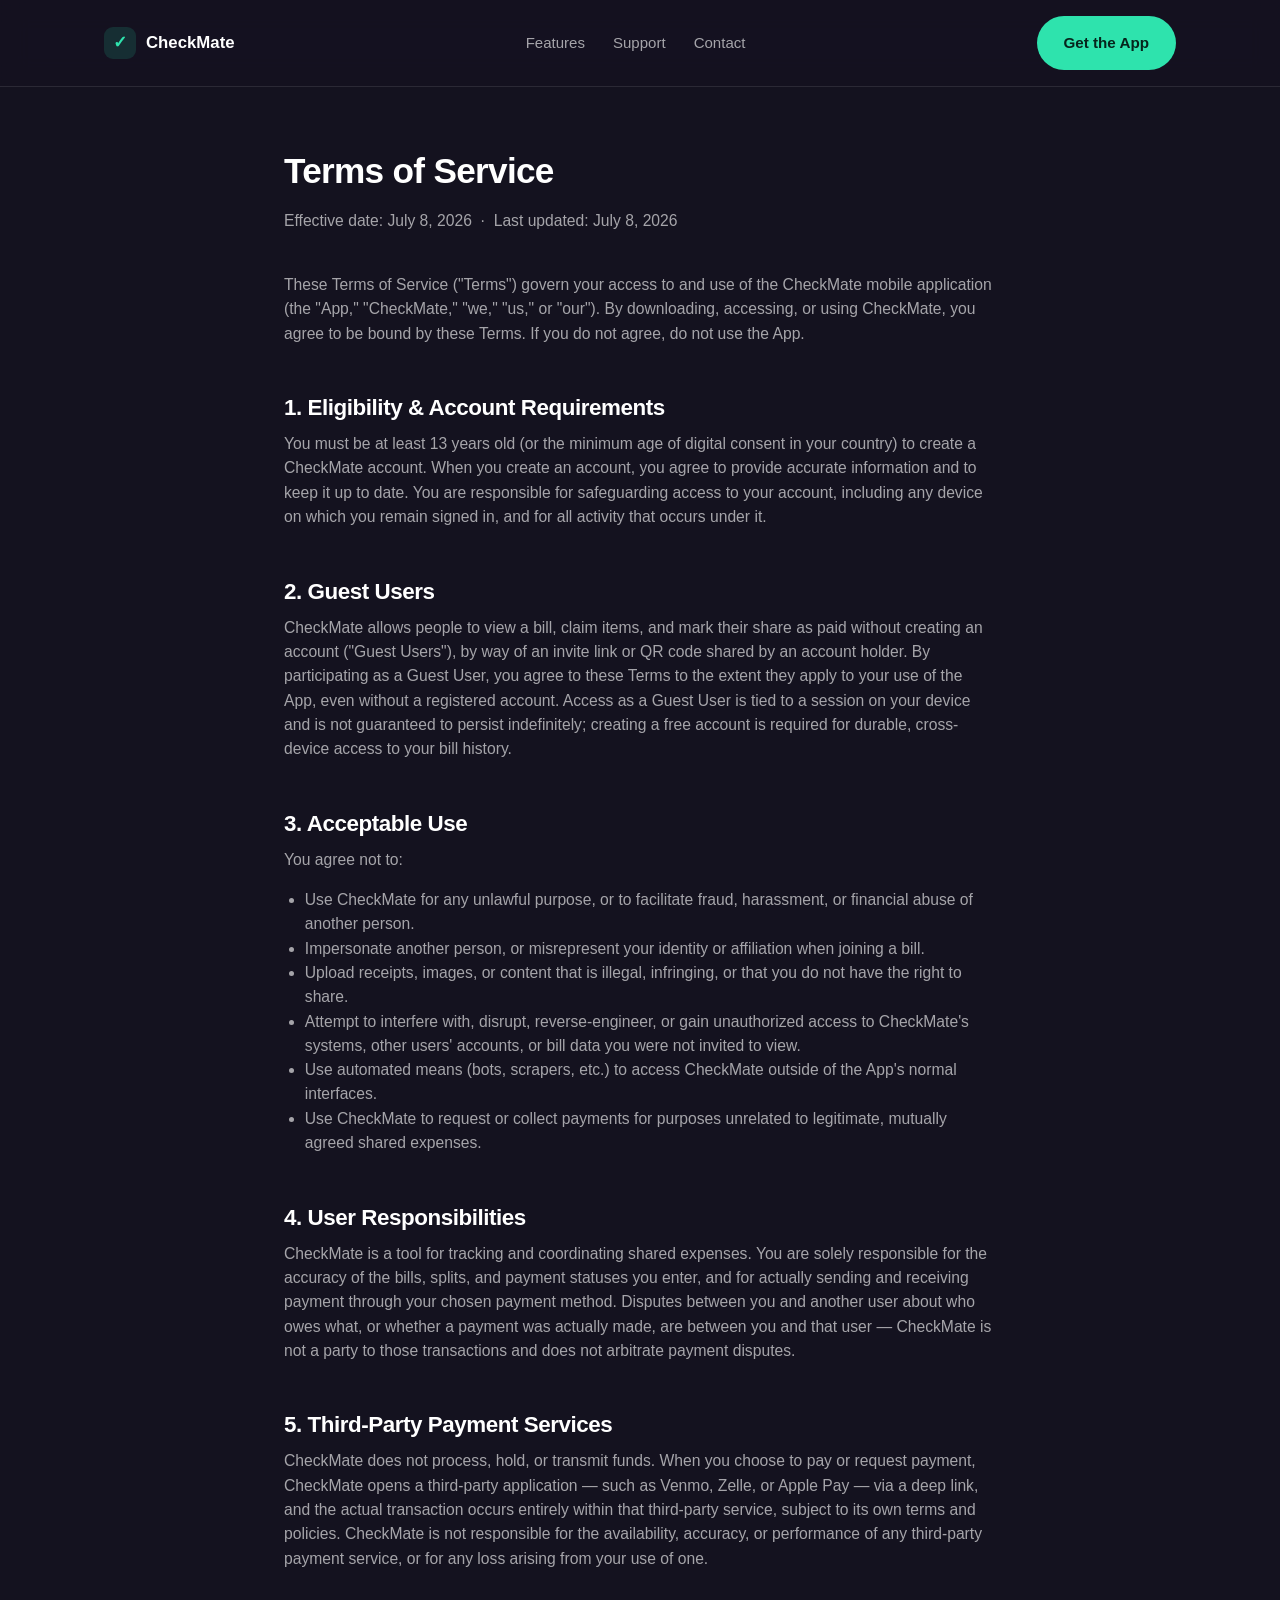
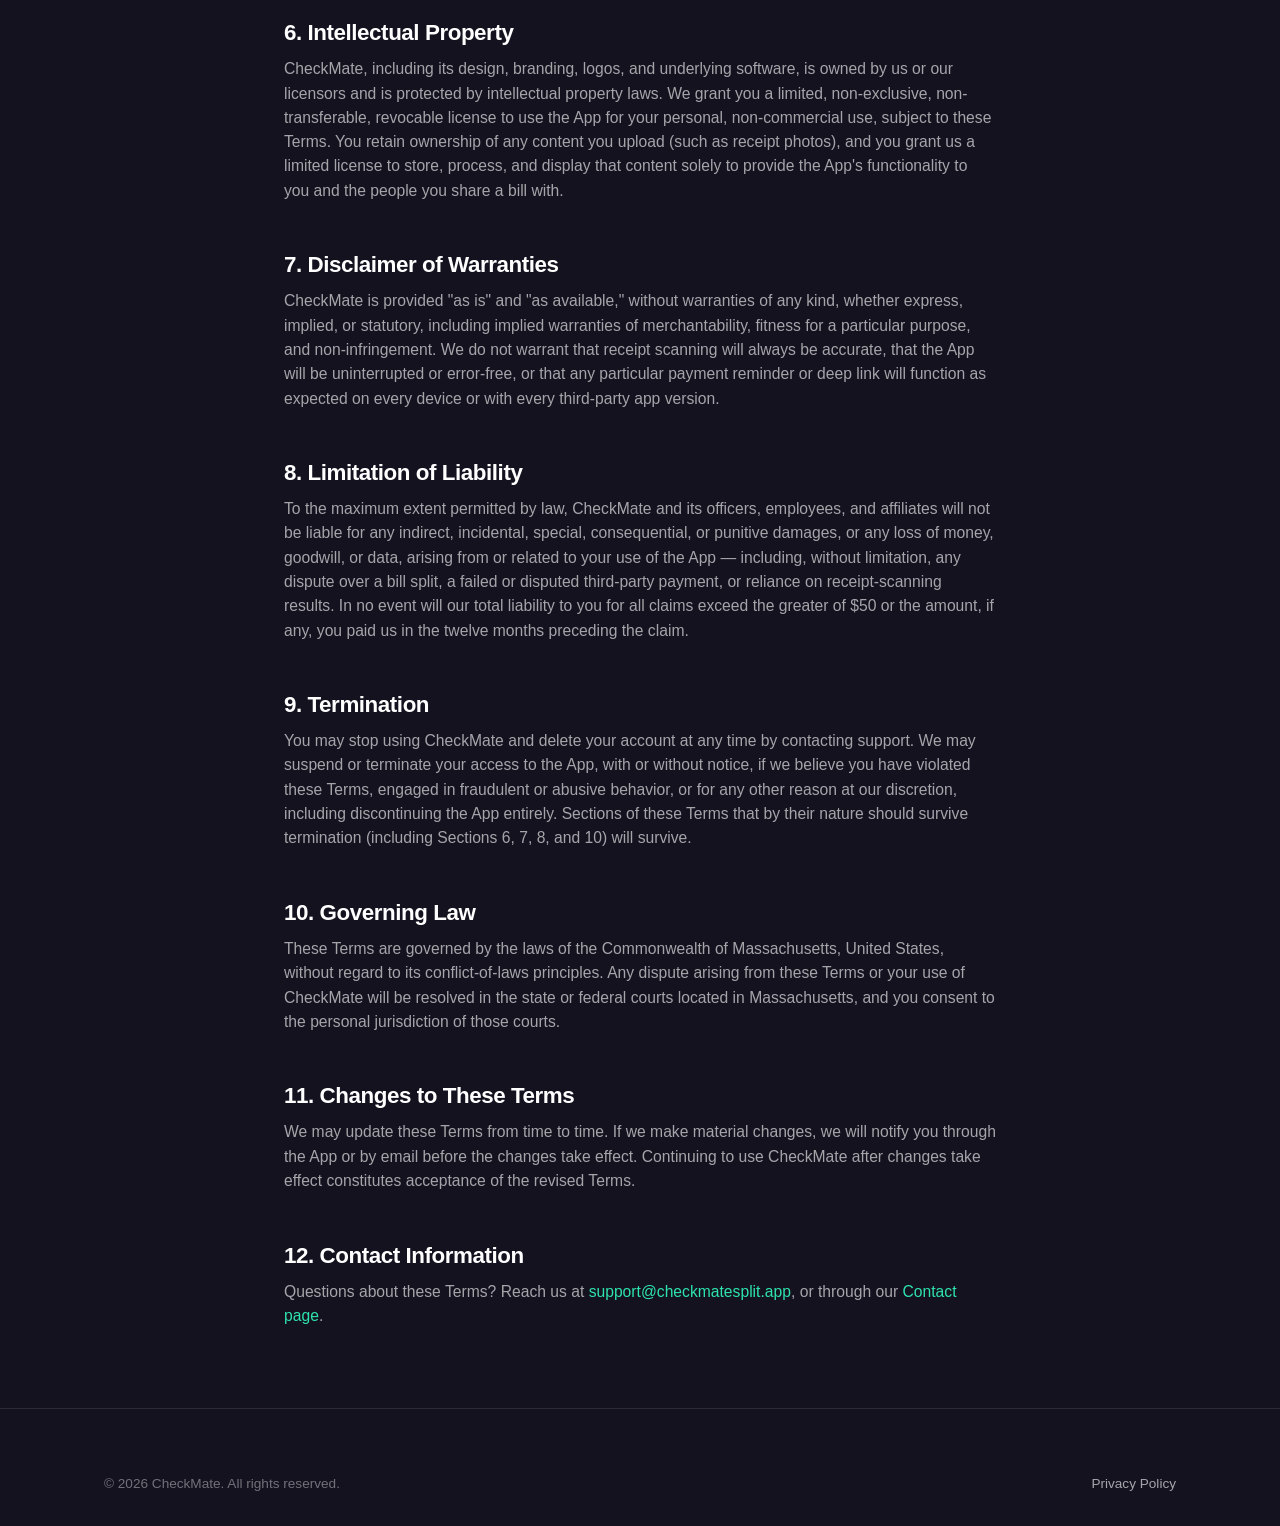
<file: terms.html>
<!doctype html>
<html lang="en">
<head>
  <meta charset="UTF-8" />
  <meta name="viewport" content="width=device-width, initial-scale=1" />
  <title>Terms of Service — CheckMate</title>
  <meta name="description" content="The terms and conditions governing your use of the CheckMate app." />
  <link rel="canonical" href="https://checkmatesplit.app/terms.html" />
  <meta property="og:type" content="website" />
  <meta property="og:site_name" content="CheckMate" />
  <meta property="og:title" content="Terms of Service — CheckMate" />
  <meta property="og:description" content="The terms and conditions governing your use of the CheckMate app." />
  <meta property="og:url" content="https://checkmatesplit.app/terms.html" />
  <meta name="robots" content="index, follow" />
  <link rel="icon" type="image/svg+xml" href="/assets/favicon.svg" />
  <link rel="stylesheet" href="/assets/style.css" />
</head>
<body>

  <nav class="nav">
    <div class="nav-inner">
      <a href="/" class="brand">
        <span class="brand-mark">✓</span>
        CheckMate
      </a>
      <div class="nav-links">
        <a href="/#features">Features</a>
        <a href="/support.html">Support</a>
        <a href="/contact.html">Contact</a>
      </div>
      <a href="/#download" class="btn btn-primary nav-cta">Get the App</a>
    </div>
  </nav>

  <section class="section-tight">
    <div class="container legal">
      <h1 style="font-size:2.2rem;">Terms of Service</h1>
      <p class="legal-meta">Effective date: July 8, 2026 &nbsp;·&nbsp; Last updated: July 8, 2026</p>

      <p>
        These Terms of Service ("Terms") govern your access to and use of the CheckMate
        mobile application (the "App," "CheckMate," "we," "us," or "our"). By downloading,
        accessing, or using CheckMate, you agree to be bound by these Terms. If you do not
        agree, do not use the App.
      </p>

      <h2>1. Eligibility &amp; Account Requirements</h2>
      <p>
        You must be at least 13 years old (or the minimum age of digital consent in your
        country) to create a CheckMate account. When you create an account, you agree to
        provide accurate information and to keep it up to date. You are responsible for
        safeguarding access to your account, including any device on which you remain signed
        in, and for all activity that occurs under it.
      </p>

      <h2>2. Guest Users</h2>
      <p>
        CheckMate allows people to view a bill, claim items, and mark their share as paid
        without creating an account ("Guest Users"), by way of an invite link or QR code
        shared by an account holder. By participating as a Guest User, you agree to these
        Terms to the extent they apply to your use of the App, even without a registered
        account. Access as a Guest User is tied to a session on your device and is not
        guaranteed to persist indefinitely; creating a free account is required for durable,
        cross-device access to your bill history.
      </p>

      <h2>3. Acceptable Use</h2>
      <p>You agree not to:</p>
      <ul>
        <li>Use CheckMate for any unlawful purpose, or to facilitate fraud, harassment, or financial abuse of another person.</li>
        <li>Impersonate another person, or misrepresent your identity or affiliation when joining a bill.</li>
        <li>Upload receipts, images, or content that is illegal, infringing, or that you do not have the right to share.</li>
        <li>Attempt to interfere with, disrupt, reverse-engineer, or gain unauthorized access to CheckMate's systems, other users' accounts, or bill data you were not invited to view.</li>
        <li>Use automated means (bots, scrapers, etc.) to access CheckMate outside of the App's normal interfaces.</li>
        <li>Use CheckMate to request or collect payments for purposes unrelated to legitimate, mutually agreed shared expenses.</li>
      </ul>

      <h2>4. User Responsibilities</h2>
      <p>
        CheckMate is a tool for tracking and coordinating shared expenses. You are solely
        responsible for the accuracy of the bills, splits, and payment statuses you enter, and
        for actually sending and receiving payment through your chosen payment method. Disputes
        between you and another user about who owes what, or whether a payment was actually
        made, are between you and that user — CheckMate is not a party to those transactions
        and does not arbitrate payment disputes.
      </p>

      <h2>5. Third-Party Payment Services</h2>
      <p>
        CheckMate does not process, hold, or transmit funds. When you choose to pay or request
        payment, CheckMate opens a third-party application — such as Venmo, Zelle, or Apple Pay
        — via a deep link, and the actual transaction occurs entirely within that third-party
        service, subject to its own terms and policies. CheckMate is not responsible for the
        availability, accuracy, or performance of any third-party payment service, or for any
        loss arising from your use of one.
      </p>

      <h2>6. Intellectual Property</h2>
      <p>
        CheckMate, including its design, branding, logos, and underlying software, is owned by
        us or our licensors and is protected by intellectual property laws. We grant you a
        limited, non-exclusive, non-transferable, revocable license to use the App for your
        personal, non-commercial use, subject to these Terms. You retain ownership of any
        content you upload (such as receipt photos), and you grant us a limited license to
        store, process, and display that content solely to provide the App's functionality to
        you and the people you share a bill with.
      </p>

      <h2>7. Disclaimer of Warranties</h2>
      <p>
        CheckMate is provided "as is" and "as available," without warranties of any kind,
        whether express, implied, or statutory, including implied warranties of
        merchantability, fitness for a particular purpose, and non-infringement. We do not
        warrant that receipt scanning will always be accurate, that the App will be
        uninterrupted or error-free, or that any particular payment reminder or deep link will
        function as expected on every device or with every third-party app version.
      </p>

      <h2>8. Limitation of Liability</h2>
      <p>
        To the maximum extent permitted by law, CheckMate and its officers, employees, and
        affiliates will not be liable for any indirect, incidental, special, consequential, or
        punitive damages, or any loss of money, goodwill, or data, arising from or related to
        your use of the App — including, without limitation, any dispute over a bill split, a
        failed or disputed third-party payment, or reliance on receipt-scanning results. In no
        event will our total liability to you for all claims exceed the greater of $50 or the
        amount, if any, you paid us in the twelve months preceding the claim.
      </p>

      <h2>9. Termination</h2>
      <p>
        You may stop using CheckMate and delete your account at any time by contacting
        support. We may suspend or terminate your access to the App, with or without notice, if
        we believe you have violated these Terms, engaged in fraudulent or abusive behavior, or
        for any other reason at our discretion, including discontinuing the App entirely.
        Sections of these Terms that by their nature should survive termination (including
        Sections 6, 7, 8, and 10) will survive.
      </p>

      <h2>10. Governing Law</h2>
      <p>
        These Terms are governed by the laws of the Commonwealth of Massachusetts, United
        States, without regard to its conflict-of-laws principles. Any dispute arising from
        these Terms or your use of CheckMate will be resolved in the state or federal courts
        located in Massachusetts, and you consent to the personal jurisdiction of those courts.
      </p>

      <h2>11. Changes to These Terms</h2>
      <p>
        We may update these Terms from time to time. If we make material changes, we will
        notify you through the App or by email before the changes take effect. Continuing to
        use CheckMate after changes take effect constitutes acceptance of the revised Terms.
      </p>

      <h2>12. Contact Information</h2>
      <p>
        Questions about these Terms? Reach us at
        <a href="mailto:support@checkmatesplit.app" style="color:var(--mint);">support@checkmatesplit.app</a>,
        or through our <a href="/contact.html" style="color:var(--mint);">Contact page</a>.
      </p>

    </div>
  </section>

  <footer class="site-footer">
    <div class="container">
      <div class="footer-bottom" style="border-top:none;padding-top:0;">
        <span>© 2026 CheckMate. All rights reserved.</span>
        <span><a href="/privacy.html" style="color:var(--t2);">Privacy Policy</a></span>
      </div>
    </div>
  </footer>

</body>
</html>
</file>
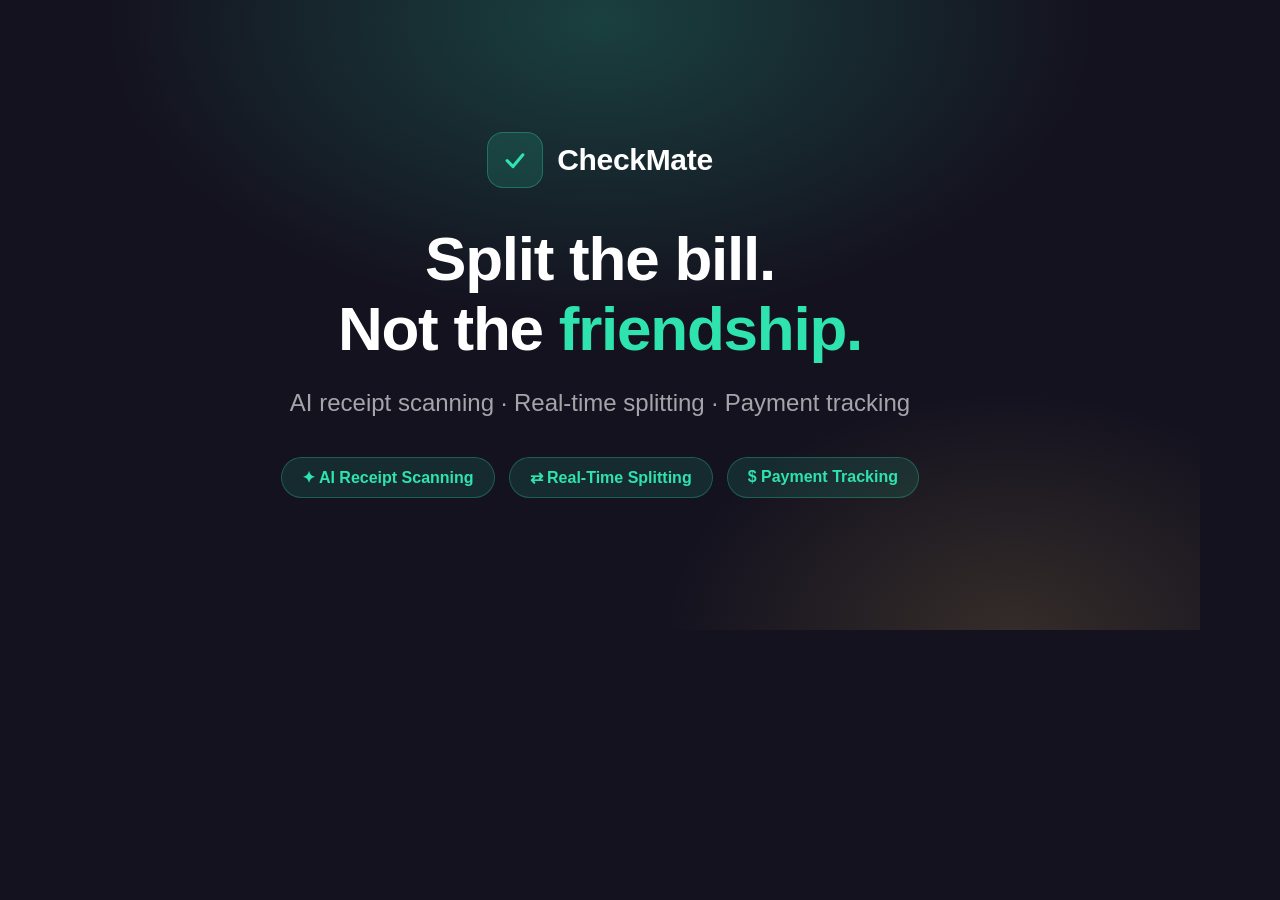
<file: assets/og-image-source.html>
<!doctype html>
<html>
<head>
<meta charset="UTF-8">
<style>
  * { margin: 0; padding: 0; box-sizing: border-box; }
  html, body {
    width: 1200px;
    height: 630px;
    background: #14121f;
    font-family: -apple-system, BlinkMacSystemFont, "Segoe UI", Roboto, sans-serif;
    overflow: hidden;
    position: relative;
  }
  .glow {
    position: absolute;
    top: -280px;
    left: 50%;
    transform: translateX(-50%);
    width: 1000px;
    height: 600px;
    background: radial-gradient(ellipse at center, rgba(46,227,173,0.22), transparent 70%);
  }
  .glow2 {
    position: absolute;
    bottom: -260px;
    right: -160px;
    width: 700px;
    height: 500px;
    background: radial-gradient(ellipse at center, rgba(255,209,102,0.14), transparent 70%);
  }
  .content {
    position: relative;
    z-index: 2;
    height: 100%;
    display: flex;
    flex-direction: column;
    align-items: center;
    justify-content: center;
    text-align: center;
    padding: 0 90px;
  }
  .brand {
    display: flex;
    align-items: center;
    gap: 14px;
    margin-bottom: 36px;
  }
  .mark {
    width: 56px;
    height: 56px;
    border-radius: 16px;
    background: rgba(46,227,173,0.14);
    border: 1px solid rgba(46,227,173,0.3);
    display: flex;
    align-items: center;
    justify-content: center;
  }
  .mark svg { width: 28px; height: 28px; }
  .brand-name {
    font-size: 30px;
    font-weight: 800;
    color: #ffffff;
    letter-spacing: -0.01em;
  }
  h1 {
    font-size: 62px;
    font-weight: 800;
    letter-spacing: -0.02em;
    line-height: 1.12;
    color: #ffffff;
    margin-bottom: 26px;
  }
  h1 .accent { color: #2ee3ad; }
  .sub {
    font-size: 24px;
    color: rgba(255,255,255,0.62);
    font-weight: 500;
  }
  .pills {
    display: flex;
    gap: 14px;
    margin-top: 40px;
  }
  .pill {
    font-size: 16px;
    font-weight: 700;
    color: #2ee3ad;
    background: rgba(46,227,173,0.12);
    border: 1px solid rgba(46,227,173,0.28);
    padding: 10px 20px;
    border-radius: 999px;
  }
</style>
</head>
<body>
  <div class="glow"></div>
  <div class="glow2"></div>
  <div class="content">
    <div class="brand">
      <div class="mark">
        <svg viewBox="0 0 64 64" fill="none">
          <path d="M14 33.5L27.5 47L50 20" stroke="#2EE3AD" stroke-width="7" stroke-linecap="round" stroke-linejoin="round"/>
        </svg>
      </div>
      <span class="brand-name">CheckMate</span>
    </div>
    <h1>Split the bill.<br>Not the <span class="accent">friendship.</span></h1>
    <p class="sub">AI receipt scanning · Real-time splitting · Payment tracking</p>
    <div class="pills">
      <span class="pill">✦ AI Receipt Scanning</span>
      <span class="pill">⇄ Real-Time Splitting</span>
      <span class="pill">$ Payment Tracking</span>
    </div>
  </div>
</body>
</html>
</file>
<file: assets/style.css>
/* ==========================================================================
   CheckMate marketing site — shared stylesheet
   No build step, no framework. Plain CSS custom properties + a small set of
   reusable component classes. Kept dependency-free on purpose: fastest
   possible load, nothing to break, nothing to upgrade.
   ========================================================================== */

:root {
  --bg: #14121f;
  --bg-alt: #1c1936;
  --card: rgba(255, 255, 255, 0.06);
  --card-hover: rgba(255, 255, 255, 0.1);
  --border: rgba(255, 255, 255, 0.1);
  --mint: #2ee3ad;
  --mint-dim: rgba(46, 227, 173, 0.14);
  --gold: #ffd166;
  --gold-dim: rgba(255, 209, 102, 0.14);
  --coral: #ff6b6b;
  --t1: #ffffff;
  --t2: rgba(255, 255, 255, 0.62);
  --t3: rgba(255, 255, 255, 0.4);
  --max: 1120px;
  --radius: 16px;
  --radius-sm: 10px;
  font-size: 16px;
}

* {
  box-sizing: border-box;
}

html {
  scroll-behavior: smooth;
}

body {
  margin: 0;
  background: var(--bg);
  color: var(--t1);
  font-family: -apple-system, BlinkMacSystemFont, "Segoe UI", Roboto, Helvetica,
    Arial, sans-serif;
  line-height: 1.55;
  -webkit-font-smoothing: antialiased;
}

img,
svg {
  max-width: 100%;
  display: block;
}

a {
  color: inherit;
  text-decoration: none;
}

h1,
h2,
h3,
h4 {
  line-height: 1.15;
  font-weight: 800;
  letter-spacing: -0.02em;
  margin: 0 0 0.5em;
}

p {
  margin: 0 0 1em;
}

.container {
  max-width: var(--max);
  margin: 0 auto;
  padding: 0 24px;
}

/* ---------- Background helpers ---------- */

.section {
  padding: 96px 0;
}

.section-alt {
  background: var(--bg-alt);
}

.section-tight {
  padding: 64px 0;
}

.glow {
  position: relative;
  isolation: isolate;
}

.glow::before {
  content: "";
  position: absolute;
  inset: -20% -10% auto -10%;
  height: 420px;
  background: radial-gradient(
    ellipse at top,
    rgba(46, 227, 173, 0.18),
    transparent 70%
  );
  z-index: -1;
  pointer-events: none;
}

/* ---------- Nav ---------- */

.nav {
  position: sticky;
  top: 0;
  z-index: 50;
  background: rgba(20, 18, 31, 0.85);
  backdrop-filter: saturate(180%) blur(14px);
  border-bottom: 1px solid var(--border);
}

.nav-inner {
  display: flex;
  align-items: center;
  justify-content: space-between;
  padding: 16px 24px;
  max-width: var(--max);
  margin: 0 auto;
}

.brand {
  display: flex;
  align-items: center;
  gap: 10px;
  font-weight: 800;
  font-size: 1.05rem;
}

.brand-mark {
  width: 32px;
  height: 32px;
  border-radius: 9px;
  background: var(--mint-dim);
  display: flex;
  align-items: center;
  justify-content: center;
  color: var(--mint);
  font-weight: 900;
}

.nav-links {
  display: flex;
  gap: 28px;
  align-items: center;
  font-size: 0.94rem;
  color: var(--t2);
}

.nav-links a:hover {
  color: var(--t1);
}

.nav-cta {
  display: none;
}

@media (min-width: 720px) {
  .nav-cta {
    display: inline-flex;
  }
}

.menu-toggle {
  display: inline-flex;
  background: none;
  border: 1px solid var(--border);
  border-radius: var(--radius-sm);
  color: var(--t1);
  padding: 8px 10px;
}

@media (min-width: 720px) {
  .menu-toggle {
    display: none;
  }
}

/* ---------- Buttons ---------- */

.btn {
  display: inline-flex;
  align-items: center;
  justify-content: center;
  gap: 8px;
  font-weight: 700;
  font-size: 0.95rem;
  padding: 14px 26px;
  border-radius: 999px;
  border: 1px solid transparent;
  cursor: pointer;
  transition: transform 0.15s ease, background 0.15s ease, border-color 0.15s ease;
  white-space: nowrap;
}

.btn:hover {
  transform: translateY(-1px);
}

.btn-primary {
  background: var(--mint);
  color: #06251c;
}

.btn-primary:hover {
  background: #4aeec2;
}

.btn-ghost {
  background: var(--card);
  color: var(--t1);
  border-color: var(--border);
}

.btn-ghost:hover {
  background: var(--card-hover);
}

.btn-lg {
  padding: 16px 32px;
  font-size: 1.02rem;
}

.btn-row {
  display: flex;
  flex-wrap: wrap;
  gap: 14px;
}

/* ---------- Hero ---------- */

.hero {
  padding: 88px 0 60px;
  text-align: center;
}

.eyebrow {
  display: inline-flex;
  align-items: center;
  gap: 8px;
  font-size: 0.82rem;
  font-weight: 700;
  letter-spacing: 0.04em;
  text-transform: uppercase;
  color: var(--mint);
  background: var(--mint-dim);
  border: 1px solid rgba(46, 227, 173, 0.25);
  padding: 6px 14px;
  border-radius: 999px;
  margin-bottom: 24px;
}

.hero h1 {
  font-size: clamp(2.4rem, 5.5vw, 4rem);
  max-width: 880px;
  margin-left: auto;
  margin-right: auto;
}

.hero .lede {
  font-size: clamp(1.05rem, 2vw, 1.25rem);
  color: var(--t2);
  max-width: 620px;
  margin: 0 auto 36px;
}

.hero .btn-row {
  justify-content: center;
  margin-bottom: 20px;
}

.hero .microcopy {
  color: var(--t3);
  font-size: 0.88rem;
}

.hero-frame {
  margin: 56px auto 0;
  max-width: 920px;
}

/* ---------- Screenshot placeholder ---------- */

.phone-row {
  display: grid;
  grid-template-columns: repeat(auto-fit, minmax(180px, 1fr));
  gap: 20px;
}

.phone-shot {
  aspect-ratio: 9 / 18;
  background: linear-gradient(160deg, var(--card), var(--bg-alt));
  border: 1px solid var(--border);
  border-radius: 28px;
  display: flex;
  align-items: center;
  justify-content: center;
  color: var(--t3);
  font-size: 0.82rem;
  padding: 16px;
  text-align: center;
}

/* ---------- Screenshot showcase (App Store style marketing shots) ---------- */

.showcase-scroll {
  display: flex;
  gap: 20px;
  overflow-x: auto;
  padding: 8px 4px 24px;
  scroll-snap-type: x mandatory;
  -webkit-overflow-scrolling: touch;
}

.showcase-scroll img {
  flex: 0 0 auto;
  width: 220px;
  height: auto;
  border-radius: 20px;
  scroll-snap-align: start;
  box-shadow: 0 20px 40px rgba(0, 0, 0, 0.35);
}

@media (min-width: 640px) {
  .showcase-scroll img {
    width: 260px;
  }
}

.wide-shot {
  aspect-ratio: 16 / 10;
  background: linear-gradient(160deg, var(--card), var(--bg-alt));
  border: 1px solid var(--border);
  border-radius: var(--radius);
  display: flex;
  align-items: center;
  justify-content: center;
  color: var(--t3);
  font-size: 0.9rem;
}

/* ---------- Section headers ---------- */

.section-head {
  max-width: 640px;
  margin: 0 auto 56px;
  text-align: center;
}

.section-head h2 {
  font-size: clamp(1.8rem, 3.4vw, 2.5rem);
}

.section-head p {
  color: var(--t2);
  font-size: 1.05rem;
}

/* ---------- Feature grid ---------- */

.grid {
  display: grid;
  gap: 20px;
  grid-template-columns: repeat(auto-fit, minmax(260px, 1fr));
}

.card {
  background: var(--card);
  border: 1px solid var(--border);
  border-radius: var(--radius);
  padding: 28px;
}

.card-icon {
  width: 46px;
  height: 46px;
  border-radius: 12px;
  background: var(--mint-dim);
  color: var(--mint);
  display: flex;
  align-items: center;
  justify-content: center;
  font-size: 1.3rem;
  margin-bottom: 18px;
}

.card h3 {
  font-size: 1.1rem;
  margin-bottom: 8px;
}

.card p {
  color: var(--t2);
  font-size: 0.95rem;
  margin-bottom: 0;
}

/* ---------- Spotlight (feature deep-dive) ---------- */

.spotlight {
  display: grid;
  gap: 48px;
  align-items: center;
  grid-template-columns: 1fr;
}

@media (min-width: 880px) {
  .spotlight {
    grid-template-columns: 1fr 1fr;
  }
  .spotlight.reverse .spotlight-copy {
    order: 2;
  }
}

.spotlight-copy .badge {
  display: inline-flex;
  align-items: center;
  gap: 6px;
  font-size: 0.8rem;
  font-weight: 700;
  color: var(--gold);
  background: var(--gold-dim);
  border: 1px solid rgba(255, 209, 102, 0.3);
  padding: 5px 12px;
  border-radius: 999px;
  margin-bottom: 16px;
}

.spotlight-copy h3 {
  font-size: clamp(1.5rem, 3vw, 2rem);
}

.spotlight-copy p {
  color: var(--t2);
  font-size: 1.02rem;
}

.check-list {
  list-style: none;
  margin: 20px 0 0;
  padding: 0;
  display: flex;
  flex-direction: column;
  gap: 12px;
}

.check-list li {
  display: flex;
  gap: 10px;
  color: var(--t1);
  font-size: 0.96rem;
}

.check-list li::before {
  content: "✓";
  color: var(--mint);
  font-weight: 800;
  flex-shrink: 0;
}

/* ---------- Steps ---------- */

.steps {
  display: grid;
  gap: 24px;
  grid-template-columns: repeat(auto-fit, minmax(220px, 1fr));
  counter-reset: step;
}

.step {
  position: relative;
  padding-top: 12px;
}

.step::before {
  counter-increment: step;
  content: counter(step);
  display: flex;
  align-items: center;
  justify-content: center;
  width: 38px;
  height: 38px;
  border-radius: 50%;
  background: var(--mint);
  color: #06251c;
  font-weight: 800;
  margin-bottom: 16px;
}

.step h4 {
  font-size: 1.05rem;
}

.step p {
  color: var(--t2);
  font-size: 0.94rem;
}

/* ---------- FAQ (native <details>, zero JS) ---------- */

.faq {
  max-width: 780px;
  margin: 0 auto;
}

.faq-item {
  border-bottom: 1px solid var(--border);
  padding: 6px 0;
}

.faq-item summary {
  cursor: pointer;
  list-style: none;
  display: flex;
  justify-content: space-between;
  align-items: center;
  gap: 16px;
  padding: 18px 4px;
  font-weight: 700;
  font-size: 1.02rem;
}

.faq-item summary::-webkit-details-marker {
  display: none;
}

.faq-item summary::after {
  content: "+";
  color: var(--mint);
  font-size: 1.4rem;
  font-weight: 400;
  flex-shrink: 0;
  transition: transform 0.2s ease;
}

.faq-item[open] summary::after {
  transform: rotate(45deg);
}

.faq-item .faq-body {
  color: var(--t2);
  padding: 0 4px 18px;
  font-size: 0.96rem;
}

.faq-category {
  margin: 48px 0 18px;
  font-size: 0.82rem;
  font-weight: 800;
  letter-spacing: 0.06em;
  text-transform: uppercase;
  color: var(--mint);
}

.faq-category:first-of-type {
  margin-top: 0;
}

/* ---------- CTA banner ---------- */

.cta-banner {
  background: linear-gradient(135deg, rgba(46, 227, 173, 0.14), rgba(255, 209, 102, 0.08));
  border: 1px solid var(--border);
  border-radius: 24px;
  padding: 56px 32px;
  text-align: center;
}

.cta-banner h2 {
  font-size: clamp(1.6rem, 3vw, 2.2rem);
}

.cta-banner p {
  color: var(--t2);
  max-width: 480px;
  margin: 0 auto 28px;
}

/* ---------- Footer ---------- */

footer.site-footer {
  border-top: 1px solid var(--border);
  padding: 64px 0 32px;
  color: var(--t2);
  font-size: 0.92rem;
}

.footer-grid {
  display: grid;
  gap: 32px;
  grid-template-columns: 1.4fr repeat(3, 1fr);
  margin-bottom: 48px;
}

@media (max-width: 720px) {
  .footer-grid {
    grid-template-columns: 1fr 1fr;
  }
}

.footer-col h5 {
  color: var(--t1);
  font-size: 0.82rem;
  letter-spacing: 0.05em;
  text-transform: uppercase;
  margin-bottom: 16px;
}

.footer-col ul {
  list-style: none;
  margin: 0;
  padding: 0;
  display: flex;
  flex-direction: column;
  gap: 10px;
}

.footer-col a:hover {
  color: var(--t1);
}

.footer-bottom {
  display: flex;
  flex-wrap: wrap;
  gap: 16px;
  justify-content: space-between;
  align-items: center;
  border-top: 1px solid var(--border);
  padding-top: 24px;
  color: var(--t3);
  font-size: 0.85rem;
}

.social-row {
  display: flex;
  gap: 14px;
}

.social-row a {
  width: 34px;
  height: 34px;
  border-radius: 50%;
  border: 1px solid var(--border);
  display: flex;
  align-items: center;
  justify-content: center;
  color: var(--t2);
}

.social-row a:hover {
  color: var(--mint);
  border-color: var(--mint);
}

/* ---------- Legal / long-form content pages ---------- */

.legal {
  max-width: 760px;
  margin: 0 auto;
}

.legal h2 {
  font-size: 1.4rem;
  margin-top: 2.2em;
}

.legal h2:first-child {
  margin-top: 0;
}

.legal h3 {
  font-size: 1.1rem;
  margin-top: 1.6em;
}

.legal p,
.legal li {
  color: var(--t2);
  font-size: 0.98rem;
}

.legal ul,
.legal ol {
  color: var(--t2);
  padding-left: 1.3em;
}

.legal strong {
  color: var(--t1);
}

.legal-meta {
  color: var(--t3);
  font-size: 0.88rem;
  margin-bottom: 40px;
}

.callout {
  background: var(--card);
  border: 1px solid var(--border);
  border-left: 3px solid var(--mint);
  border-radius: var(--radius-sm);
  padding: 16px 20px;
  margin: 24px 0;
  font-size: 0.94rem;
  color: var(--t2);
}

/* ---------- Support page ---------- */

.support-grid {
  display: grid;
  gap: 20px;
  grid-template-columns: repeat(auto-fit, minmax(240px, 1fr));
  margin-bottom: 64px;
}

.support-card {
  background: var(--card);
  border: 1px solid var(--border);
  border-radius: var(--radius);
  padding: 26px;
  text-align: center;
}

.support-card .card-icon {
  margin: 0 auto 16px;
}

.status-pill {
  display: inline-flex;
  align-items: center;
  gap: 8px;
  background: var(--mint-dim);
  color: var(--mint);
  border: 1px solid rgba(46, 227, 173, 0.25);
  padding: 8px 16px;
  border-radius: 999px;
  font-size: 0.88rem;
  font-weight: 700;
  margin-bottom: 40px;
}

.status-pill .dot {
  width: 8px;
  height: 8px;
  border-radius: 50%;
  background: var(--mint);
}

/* ---------- Contact page ---------- */

.contact-grid {
  display: grid;
  gap: 20px;
  grid-template-columns: repeat(auto-fit, minmax(260px, 1fr));
}

.contact-card {
  background: var(--card);
  border: 1px solid var(--border);
  border-radius: var(--radius);
  padding: 28px;
}

.contact-card a.email {
  color: var(--mint);
  font-weight: 700;
  word-break: break-all;
}

/* ---------- Utility ---------- */

.text-center {
  text-align: center;
}

.mt-0 {
  margin-top: 0;
}

.small {
  font-size: 0.86rem;
  color: var(--t3);
}
</file>
